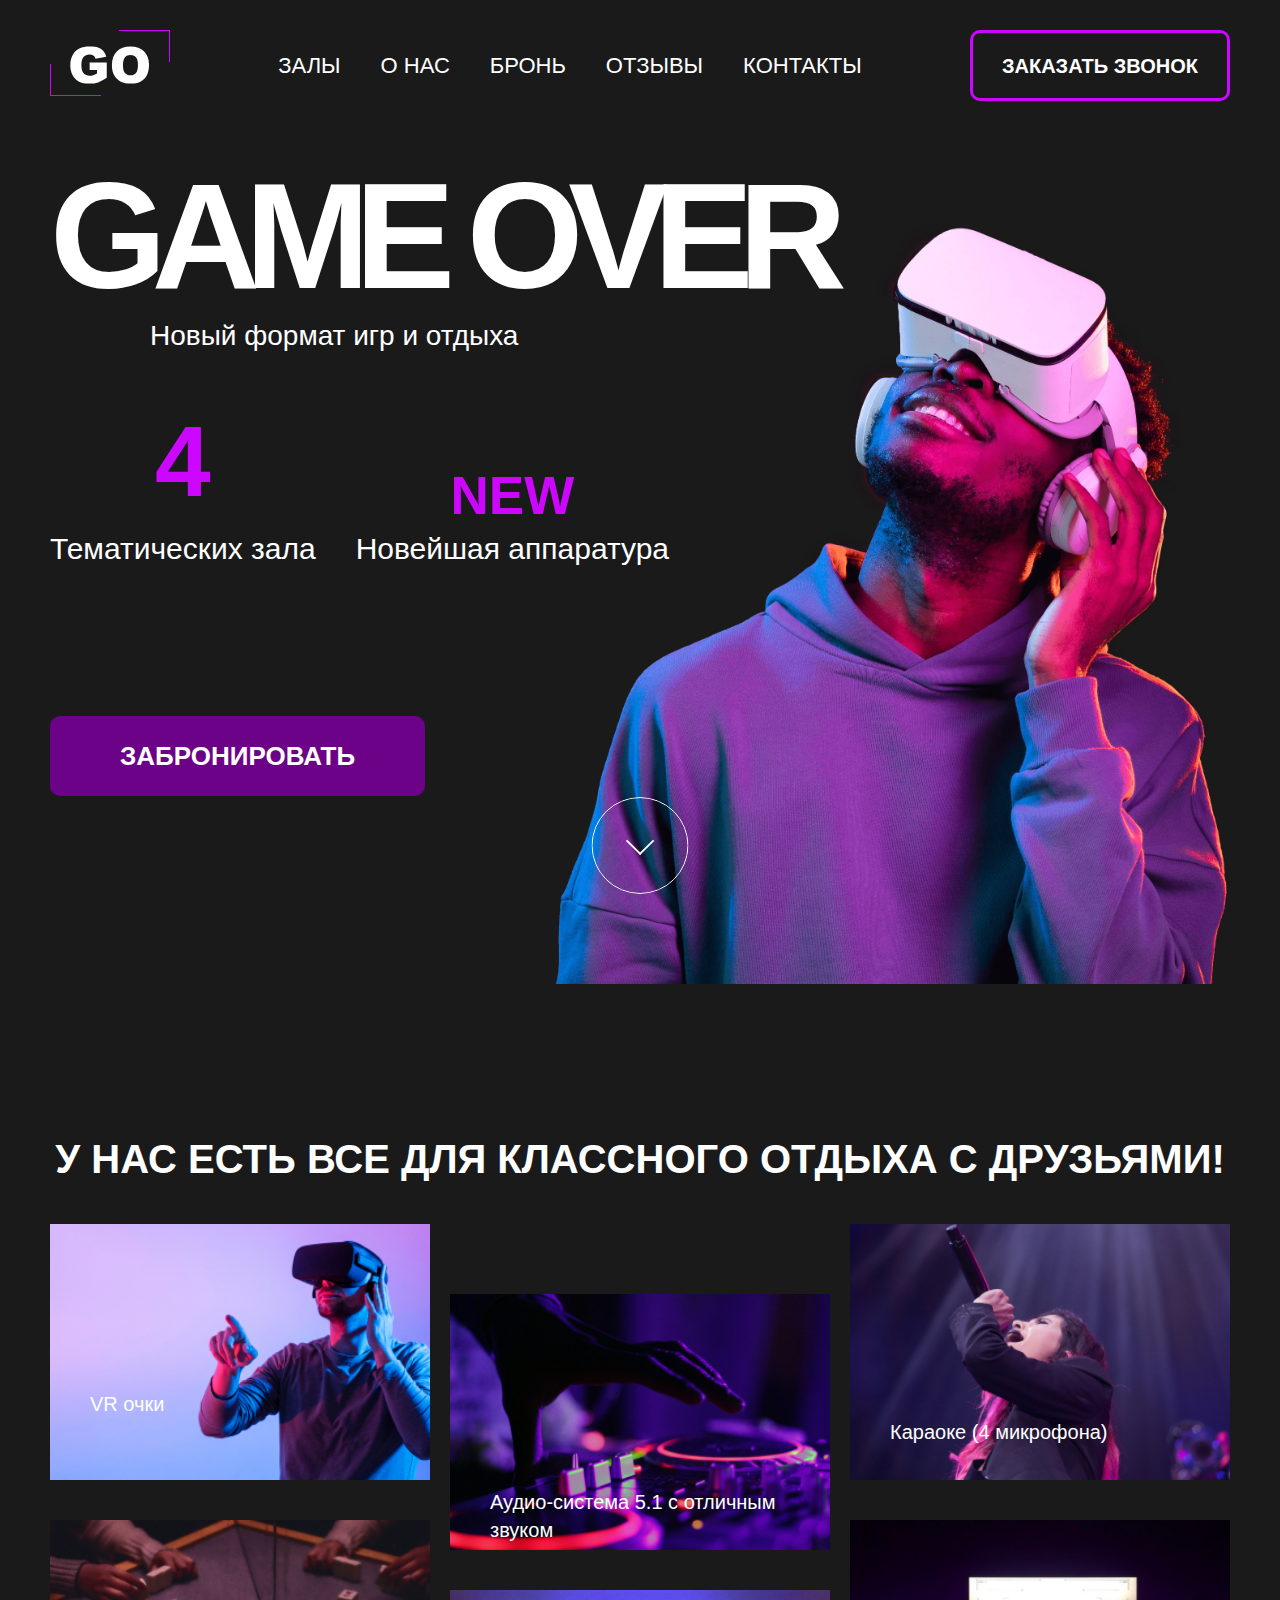
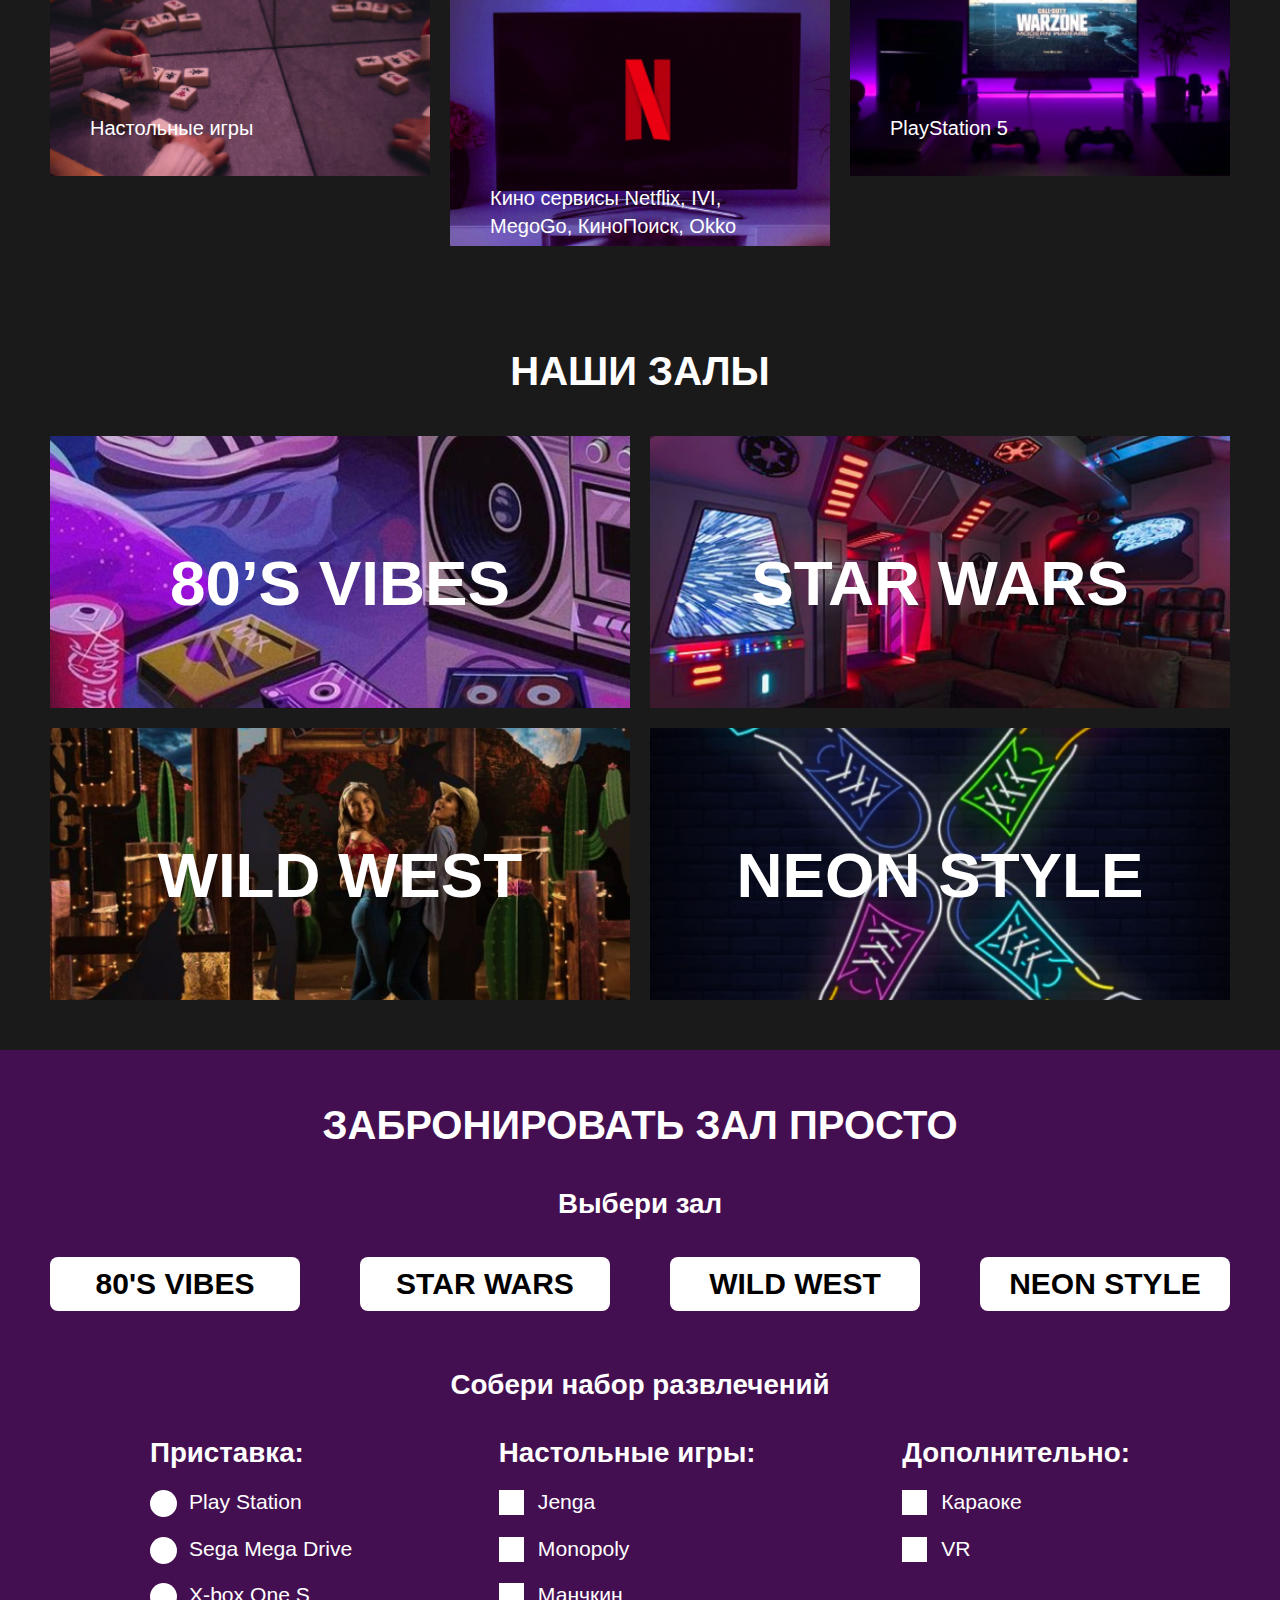
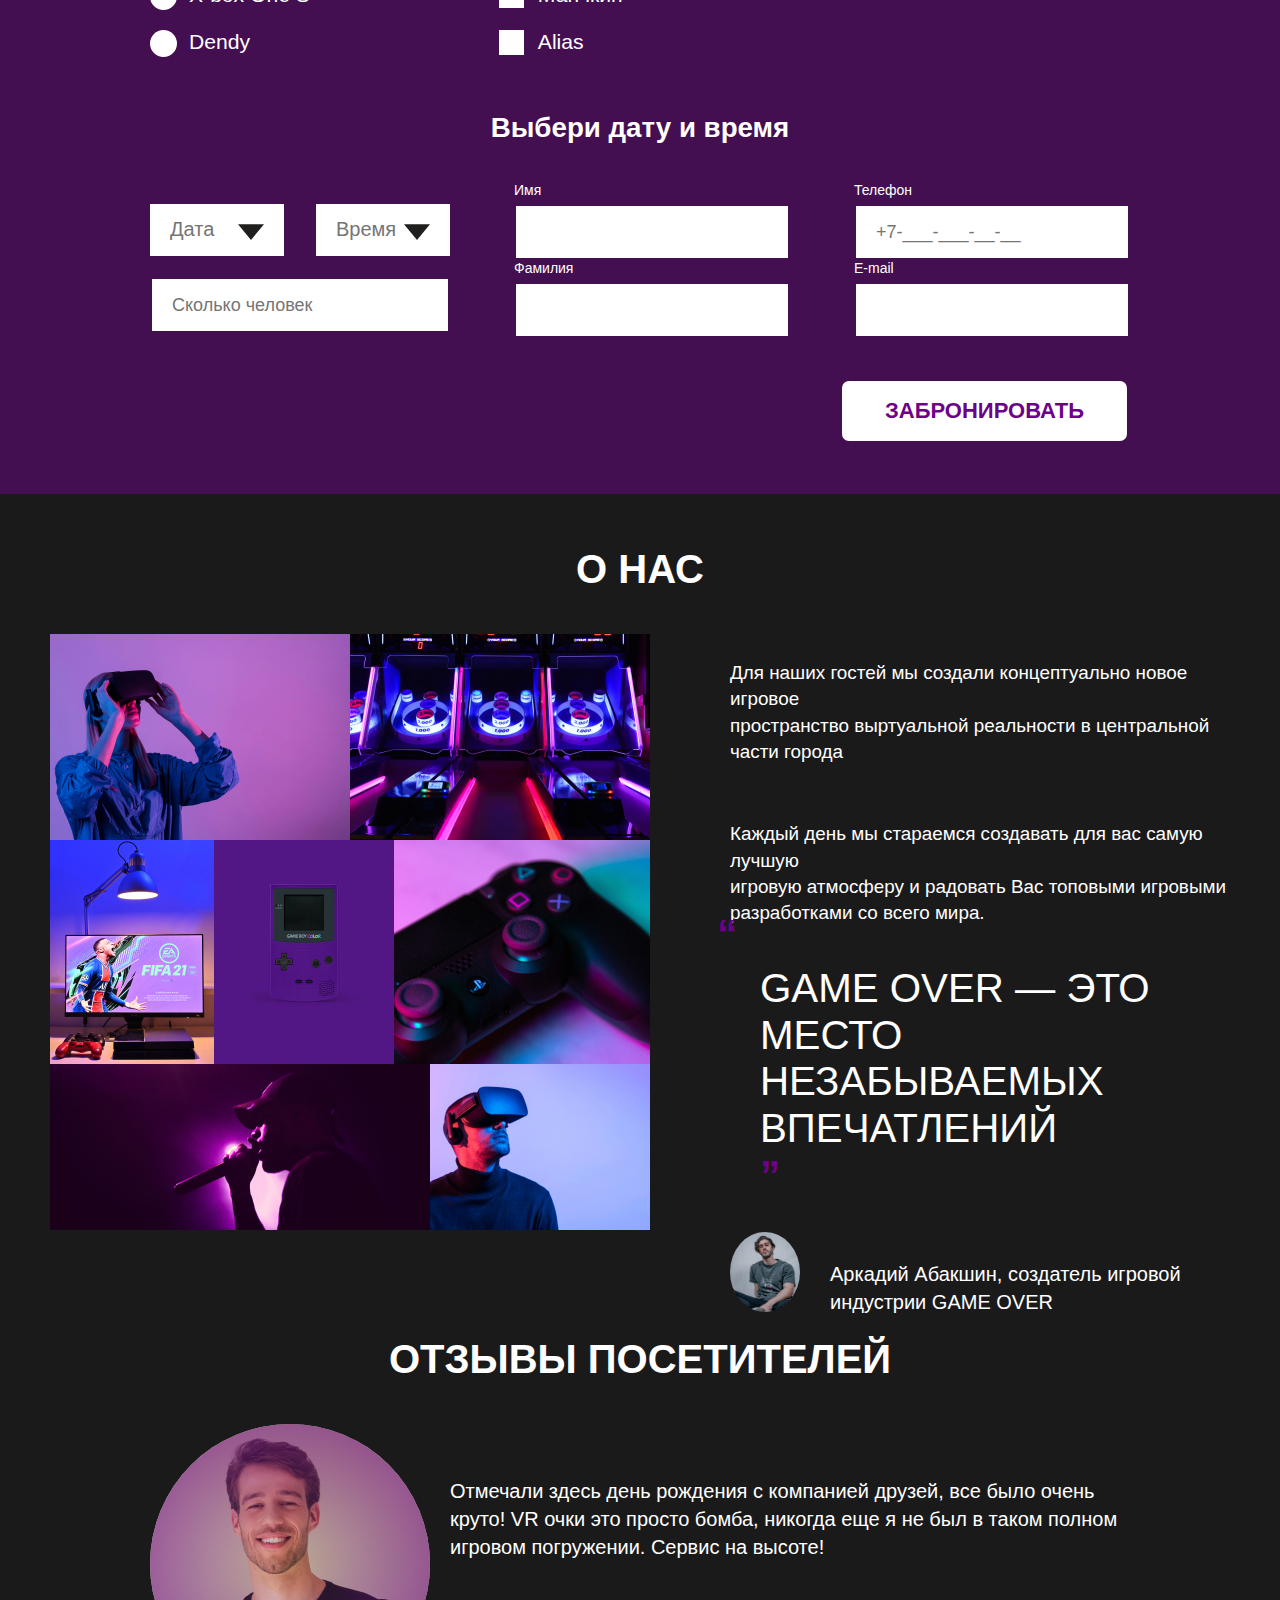
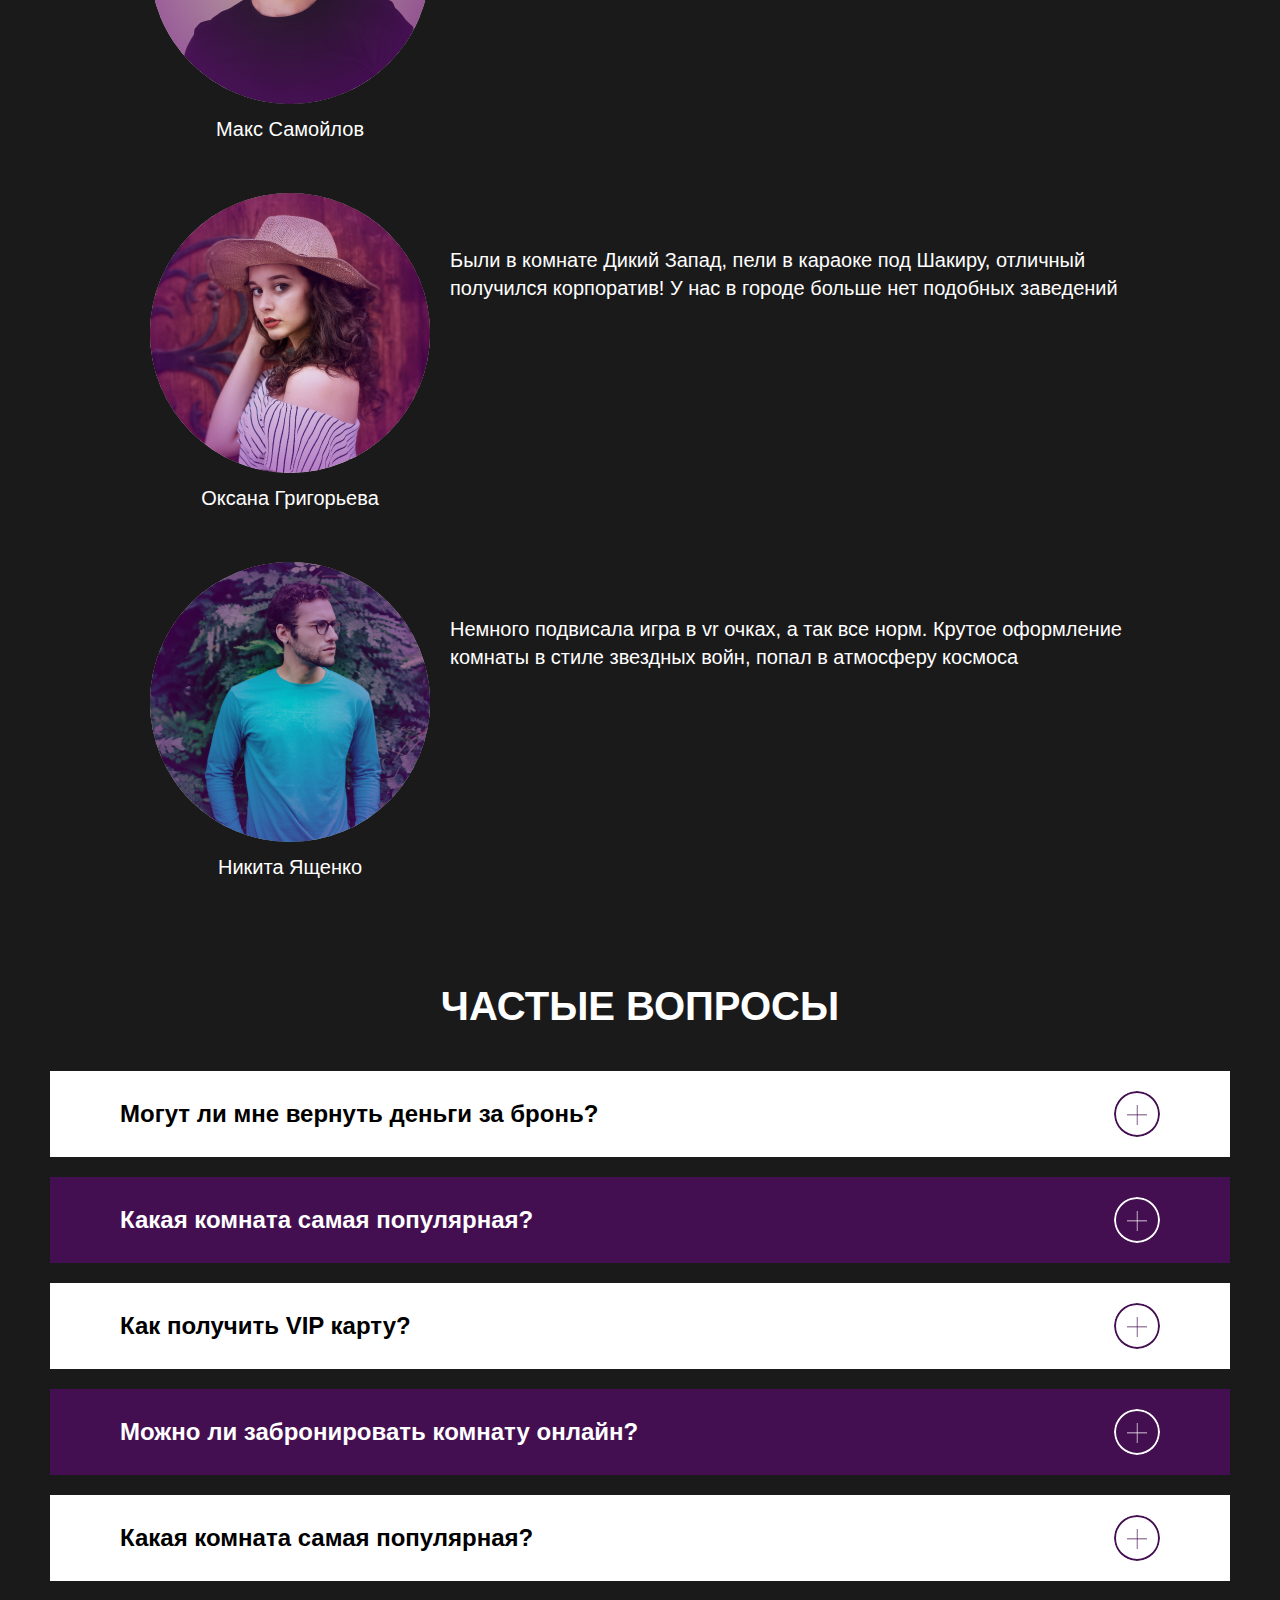
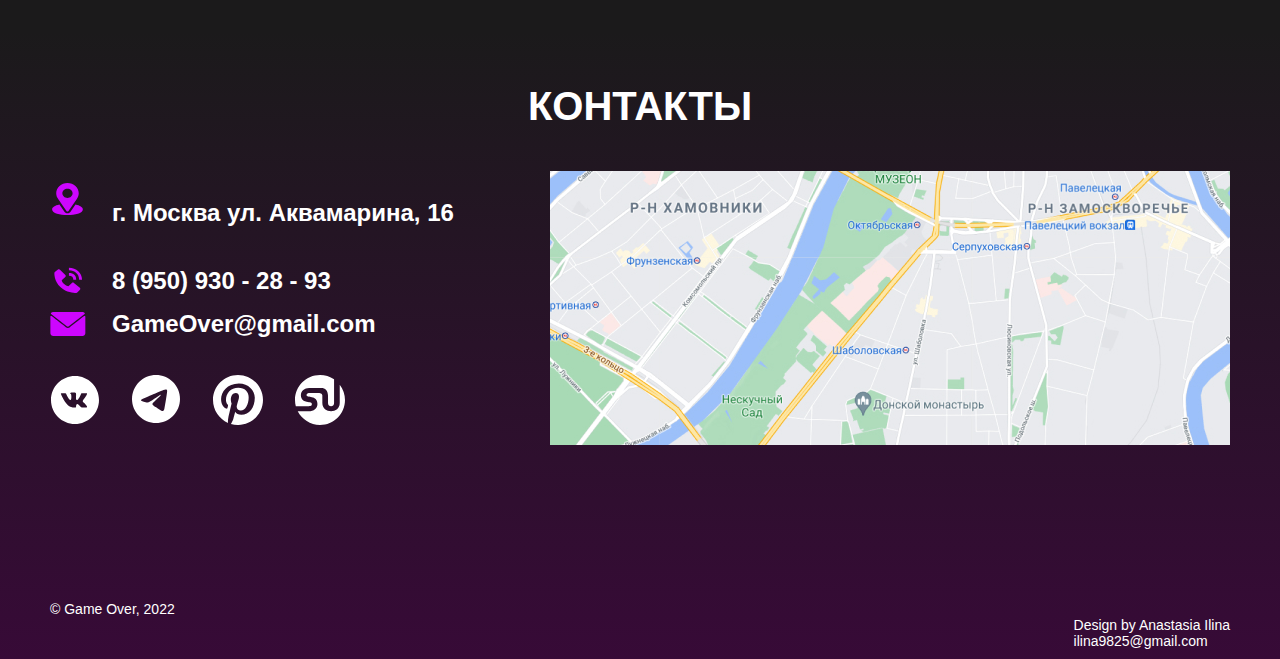
<file: index.html>
<!DOCTYPE html>
<html lang="ru">
  <head>
    <meta charset="UTF-8" />
    <meta name="viewport" content="width=device-width, initial-scale=1.0" />

    <link href="css/style.css" rel="stylesheet" />
    <title>GO</title>

    <link rel="icon" type="image/svg+xml" href="./images/favicon/logo.svg" />
    <link rel="icon" type="image/png" href="./images/favicon/logo.png" />

    <link
      type="image/x-icon"
      rel="shortcut icon"
      href="./images/favicon/favicon.ico"
    />
    <link
      type="image/png"
      sizes="16x16"
      rel="icon"
      href="./images/favicon/favicon-16x16.png"
    />
    <link
      type="image/png"
      sizes="32x32"
      rel="icon"
      href="./images/favicon/favicon-32x32.png"
    />
    <link
      type="image/png"
      sizes="96x96"
      rel="icon"
      href="./images/favicon/favicon-96x96.png"
    />
    <link
      type="image/png"
      sizes="120x120"
      rel="icon"
      href="./images/favicon/favicon-120x120.png"
    />
    <link
      type="image/png"
      sizes="192x192"
      rel="icon"
      href="./images/favicon/android-icon-192x192.png"
    />
    <link
      type="image/png"
      sizes="192x192"
      rel="icon"
      href="./images/favicon/android-icon-256x256.png"
    />

    <link
      sizes="57x57"
      rel="apple-touch-icon"
      href="./images/favicon/apple-touch-icon-57x57.png"
    />
    <link
      sizes="60x60"
      rel="apple-touch-icon"
      href="./images/favicon/apple-touch-icon-60x60.png"
    />
    <link
      sizes="72x72"
      rel="apple-touch-icon"
      href="./images/favicon/apple-touch-icon-72x72.png"
    />
    <link
      sizes="76x76"
      rel="apple-touch-icon"
      href="./images/favicon/apple-touch-icon-76x76.png"
    />
    <link
      sizes="114x114"
      rel="apple-touch-icon"
      href="./images/favicon/apple-touch-icon-114x114.png"
    />
    <link
      sizes="120x120"
      rel="apple-touch-icon"
      href="./images/favicon/apple-touch-icon-120x120.png"
    />
    <link
      sizes="144x144"
      rel="apple-touch-icon"
      href="./images/favicon/apple-touch-icon-144x144.png"
    />
    <link
      sizes="152x152"
      rel="apple-touch-icon"
      href="./images/favicon/apple-touch-icon-152x152.png"
    />
    <link
      sizes="180x180"
      rel="apple-touch-icon"
      href="./images/favicon/apple-touch-icon-180x180.png"
    />

    <link
      color="#e52037"
      rel="mask-icon"
      href="./images/favicon/safari-pinned-tab.svg"
    />
    <link rel="manifest" href="./images/favicon/site.webmanifest" />
  </head>

  <body>
    <div class="container">
      <header class="header">
        <button type="button" class="menu-burger">
          <img class="menu-burger" src="./images/icon/menu-burger.svg" alt="" />
        </button>
        <a class="header__logo" href="!#">
          <img class="header__img" src="images/favicon/logo.svg" alt="" />
        </a>
        <nav class="header__nav">
          <ul class="header__list">
            <li class="header__item">
              <a class="header__link" href="#halls">залы</a>
            </li>
            <li class="header__item">
              <a class="header__link" href="#about">О нас</a>
            </li>
            <li class="header__item">
              <a class="header__link" href="#booking">Бронь</a>
            </li>
            <li class="header__item">
              <a class="header__link" href="#comments">отзывы</a>
            </li>
            <li class="header__item">
              <a class="header__link" href="#contacts">Контакты</a>
            </li>
          </ul>
        </nav>
        <button type="button" class="header__button">Заказать звонок</button>
      </header>
    </div>

    <main>
      <section class="section prev">
        <div class="container prev__container">
          <img class="prev__img" src="./images/hall/prev.png" alt="" />
          <a class="prev__arrow-link" href="#price-list">
            <svg
              width="97"
              height="97"
              viewBox="0 0 97 97"
              fill="none"
              xmlns="http://www.w3.org/2000/svg"
            >
              <circle cx="48.5" cy="48.5" r="48" stroke="white" />
              <rect
                x="34.4255"
                y="43.9162"
                width="1.82001"
                height="20.0201"
                transform="rotate(-44.9975 34.4255 43.9162)"
                fill="currentColor"
              />
              <rect
                x="48.5807"
                y="58.0737"
                width="1.82001"
                height="20.0201"
                transform="rotate(-134.997 48.5807 58.0737)"
                fill="currentColor"
              />
            </svg>
          </a>
          <h1 class="prev__title">game over</h1>
          <p class="prev__subtitle">Новый формат игр и отдыха</p>
          <div class="prev-info">
            <div class="prev-info__item">
              <p class="prev-info__title prev-info__title_type_numeric">4</p>
              <p class="prev-info__text">Тематических зала</p>
            </div>
            <div class="prev-info__item">
              <p class="prev-info__title prev-info__title_type_text">new</p>
              <p class="prev-info__text">Новейшая аппаратура</p>
            </div>
          </div>
          <a class="button button_color_violet" href="#booking"
            >Забронировать</a
          >
        </div>
      </section>

      <section class="section price-list" id="price-list">
        <div class="container">
          <h2 class="section__title">
            У нас есть все для классного отдыха с друзьями!
          </h2>
          <ul class="price-list__list">
            <li class="price-list__item price-list__item_bg_vr">VR очки</li>
            <li class="price-list__item price-list__item_bg_audio">
              Аудио-система 5.1 с отличным звуком
            </li>
            <li class="price-list__item price-list__item_bg_karaoke">
              Караоке (4 микрофона)
            </li>
            <li class="price-list__item price-list__item_bg_game">
              Настольные игры
            </li>
            <li class="price-list__item price-list__item_bg_films">
              Кино сервисы Netflix, IVI, MegoGo, КиноПоиск, Okko
            </li>
            <li class="price-list__item price-list__item_bg_playStation">
              PlayStation 5
            </li>
          </ul>
        </div>
      </section>

      <section class="section halls" id="halls">
        <div class="container">
          <h2 class="section__title">наши залы</h2>
          <ul class="halls__list">
            <li class="halls__item halls__item_theme_vibes">
              <a class="halls__link" href="vibes.html" target="_blank"
                >80’s vibes</a
              >
            </li>
            <li class="halls__item halls__item_theme_starwars">
              <a class="halls__link" href="starwars.html" target="_blank"
                >Star wars</a
              >
            </li>
            <li class="halls__item halls__item_theme_wildwest">
              <a class="halls__link" href="wildwest.html" target="_blank"
                >Wild west</a
              >
            </li>
            <li class="halls__item halls__item_theme_neon">
              <a class="halls__link" href="neon.html" target="_blank"
                >Neon style</a
              >
            </li>
          </ul>
        </div>
      </section>

      <section class="section booking" id="booking">
        <div class="container">
          <h2 class="section__title">Забронировать зал просто</h2>
          <p class="booking__text">Выбери зал</p>
          <form
            class="booking__form"
            action="https://jsonplaceholder.typicode.com/posts"
            method="POST"
            name="booking"
          >
            <fieldset class="booking__fieldset">
              <label class="booking__label">80's vibes</label>
              <input
                class="booking__radio"
                type="radio"
                name="hall"
                value="80-vibes"
              />

              <label class="booking__label">star wars</label>
              <input
                class="booking__radio"
                type="radio"
                name="hall"
                value="star-wars"
              />

              <label class="booking__label">wild west</label>
              <input
                class="booking__radio"
                type="radio"
                name="hall"
                value="wild-west"
              />

              <label class="booking__label">neon style</label>
              <input
                class="booking__radio"
                type="radio"
                name="hall"
                value="neon-style"
              />
            </fieldset>

            <div class="booking-container">
              <fieldset class="entertainment">
                <legend class="booking__legend">
                  Собери набор развлечений
                </legend>
                <fieldset class="entertainment__fieldset">
                  <legend class="entertainment__legend">Приставка:</legend>
                  <label
                    class="entertainment__label entertainment__label_type_radio"
                  >
                    <input
                      class="entertainment__checkbox entertainment__checkbox_type_radio"
                      type="radio"
                      name="console"
                      value="play-Station"
                    />Play Station
                  </label>
                  <label
                    class="entertainment__label entertainment__label_type_radio"
                  >
                    <input
                      class="entertainment__checkbox entertainment__checkbox_type_radio"
                      type="radio"
                      name="console"
                      value="sega-Mega"
                    />Sega Mega Drive
                  </label>
                  <label
                    class="entertainment__label entertainment__label_type_radio"
                  >
                    <input
                      class="entertainment__checkbox entertainment__checkbox_type_radio"
                      type="radio"
                      name="console"
                      value="x-box"
                    />X-box One S
                  </label>
                  <label
                    class="entertainment__label entertainment__label_type_radio"
                  >
                    <input
                      class="entertainment__checkbox entertainment__checkbox_type_radio"
                      type="radio"
                      name="console"
                      value="dendy"
                    />Dendy
                  </label>
                </fieldset>

                <fieldset class="entertainment__fieldset">
                  <legend class="entertainment__legend">
                    Настольные игры:
                  </legend>
                  <label class="entertainment__label">
                    <input
                      class="entertainment__checkbox"
                      type="checkbox"
                      name="game"
                      value="jenga"
                    />Jenga
                  </label>

                  <label class="entertainment__label">
                    <input
                      class="entertainment__checkbox"
                      type="checkbox"
                      name="game"
                      value="monopoly"
                    />Monopoly
                  </label>

                  <label class="entertainment__label">
                    <input
                      class="entertainment__checkbox"
                      type="checkbox"
                      name="game"
                      value="munchkin"
                    />Манчкин
                  </label>

                  <label class="entertainment__label">
                    <input
                      class="entertainment__checkbox"
                      type="checkbox"
                      name="game"
                      value="alias"
                    />Alias
                  </label>
                </fieldset>

                <fieldset class="entertainment__fieldset">
                  <legend class="entertainment__legend">Дополнительно:</legend>
                  <label class="entertainment__label">
                    <input
                      class="entertainment__checkbox"
                      type="checkbox"
                      name="additionally"
                      value="Karaoke"
                    />Караоке
                  </label>

                  <label class="entertainment__label">
                    <input
                      class="entertainment__checkbox"
                      type="checkbox"
                      name="additionally"
                      value="VR"
                    />VR
                  </label>
                </fieldset>
              </fieldset>
              <fieldset class="info">
                <legend class="booking__legend">Выбери дату и время</legend>

                <div class="info__box">
                  <div class="info__fieldset">
                    <div class="info__date">
                      <input
                        class="info__date-input"
                        type="text"
                        placeholder="Дата"
                        onfocus="(this.type='date')"
                        id="date"
                        required
                      />
                      <label class="info__date-label" for="date"></label>

                      <label class="info__date-label"></label>
                      <input
                        class="info__date-input"
                        type="text"
                        placeholder="Время"
                        onfocus="(this.type='time')"
                        required
                      />
                    </div>
                    <div class="persons">
                      <!-- <label class="info__label info__label-persons" for="persons"></label> -->
                      <input
                        class="info__input"
                        type="text"
                        name="persons"
                        id="persons"
                        placeholder="Сколько человек"
                        required
                      />
                    </div>
                  </div>

                  <div class="info-name">
                    <div class="info-name__firstname">
                      <label
                        class="info__label info__label-name"
                        for="firstname"
                        >Имя</label
                      >
                      <input
                        class="info__input"
                        type="text"
                        name="firstname"
                        id="firstname"
                        required
                      />
                    </div>

                    <div class="info-name__surname">
                      <label
                        class="info__label info__label-surname"
                        for="surname"
                        >Фамилия</label
                      >
                      <input
                        class="info__input"
                        type="text"
                        name="surname"
                        id="surname"
                        required
                      />
                    </div>
                  </div>

                  <div class="contact">
                    <div class="contact-phone">
                      <label class="info__label info__label-phone" for="phone"
                        >Телефон</label
                      >
                      <input
                        class="info__input"
                        type="tel"
                        name="phone"
                        id="phone"
                        required
                        placeholder="+7-___-___-__-__"
                        pattern="^\+?[7-8]-?[0-9]{3}-?[0-9]{3}-?[0-9]{2}-?[0-9]{2}$"
                      />
                    </div>

                    <div class="contact-mail">
                      <label class="info__label info__label-mail" for="mail"
                        >E-mail</label
                      >
                      <input
                        class="info__input"
                        type="email"
                        name="mail"
                        id="mail"
                        required
                      />
                    </div>
                  </div>
                </div>
              </fieldset>

              <button class="button button_color_white" type="submit">
                Забронировать
              </button>
            </div>
          </form>
        </div>
      </section>

      <section class="section about" id="about">
        <div class="container">
          <h2 class="section__title about__title">О нас</h2>
          <div class="about__content">
            <img
              class="about__img"
              src="./images/about-img.jpg"
              alt="изображение залов"
            />
            <div class="about__content-text">
              <div class="about__text">
                <p class="about__paragraph">
                  Для наших гостей мы создали концептуально новое игровое
                  пространство выртуальной реальности в центральной части города
                </p>
                <p class="about__paragraph">
                  Каждый день мы стараемся создавать для вас самую лучшую
                  игровую атмосферу и радовать Вас топовыми игровыми
                  разработками со всего мира.
                </p>
              </div>
            </div>
            <blockquote class="blockquote">
              <p class="blockquote__paragraph">
                GAME OVER &mdash; это место незабываемых впечатлений
              </p>
              <div class="blockquote__author">
                <img class="blockquote__img" src="./images/boss.jpeg" alt="" />
                <p class="blockquote__author-paragraph">
                  Аркадий Абакшин, создатель игровой индустрии GAME OVER
                </p>
              </div>
            </blockquote>
          </div>
        </div>
      </section>

      <section class="section comments" id="comments">
        <div class="container container-comments">
          <h2 class="section__title">Отзывы посетителей</h2>

          <ul class="comments__list">
            <li class="comments__item">
              <article class="article" aria-label="Отзыв посетителя">
                <figure class="article__figure">
                  <div class="article__img-box">
                    <img
                      class="article__img"
                      src="./images/comments/maks.jpg"
                      alt="Аватар посетителя зала"
                    />
                  </div>
                  <figcaption class="article__figcaption">
                    Макс Самойлов
                  </figcaption>
                </figure>
                <p class="comments__text">
                  Отмечали здесь день рождения с компанией друзей, все было
                  очень круто! VR очки это просто бомба, никогда еще я не был в
                  таком полном игровом погружении. Сервис на высоте!
                </p>
              </article>
            </li>

            <li class="comments__item">
              <article class="article" aria-label="Отзыв посетителя">
                <figure class="article__figure">
                  <div class="article__img-box">
                    <img
                      class="article__img"
                      src="./images/comments/oksana.jpg"
                      alt="Аватар посетителя зала"
                    />
                  </div>
                  <figcaption class="article__figcaption">
                    Оксана Григорьева
                  </figcaption>
                </figure>
                <p class="comments__text">
                  Были в комнате Дикий Запад, пели в караоке под Шакиру,
                  отличный получился корпоратив! У нас в городе больше нет
                  подобных заведений
                </p>
              </article>
            </li>

            <li class="comments__item">
              <article class="article" aria-label="Отзыв посетителя">
                <figure class="article__figure">
                  <div class="article__img-box">
                    <img
                      class="article__img"
                      src="./images/comments/nikita.jpg"
                      alt="Аватар посетителя зала"
                    />
                  </div>
                  <figcaption class="article__figcaption">
                    Никита Ященко
                  </figcaption>
                </figure>
                <p class="comments__text">
                  Немного подвисала игра в vr очках, а так все норм. Крутое
                  оформление комнаты в стиле звездных войн, попал в атмосферу
                  космоса
                </p>
              </article>
            </li>
          </ul>
        </div>
      </section>

      <section class="section faq">
        <div class="container">
          <h2 class="section__title">Частые вопросы</h2>
          <ul class="faq__list">
            <li class="faq__item">
              <button
                type="button"
                class="faq__item-button faq__item-button_color_purple"
              >
                Могут ли мне вернуть деньги за бронь?
                <svg
                  class="faq__item-svg faq__item-svg_color_purple"
                  width="46"
                  height="46"
                  viewbox="0 0 46 46"
                  fill="none"
                  xmlns="http://www.w3.org/2000/svg"
                >
                  <path
                    class="path1"
                    d="M22.8306 14H23.5086V34H22.8306V14Z"
                    fill="currentColor"
                  />
                  <path
                    class="path2"
                    d="M13.0001 24.1695V23.4915H33.0001V24.1695H13.0001Z"
                    fill="currentColor"
                  />
                  <circle
                    cx="23.0001"
                    cy="23"
                    r="22"
                    stroke="#440F51"
                    stroke-width="2"
                  />
                </svg>
              </button>
              <div class="item__text-wrapper">
                <p class="item__text">
                  Lorem ipsum dolor sit amet consectetur adipisicing elit.
                  Repellendus placeat libero in et, maiores quam reiciendis,
                  soluta nobis voluptatem enim recusandae repudiandae earum
                  tempora quia quos asperiores eaque dicta assumenda! Lorem
                  ipsum dolor sit amet consectetur adipisicing elit. Repellendus
                  placeat libero in et, maiores quam reiciendis, soluta nobis
                  voluptatem enim recusandae repudiandae earum tempora quia quos
                  asperiores eaque dicta assumenda!
                </p>
              </div>
            </li>
            <li class="faq__item">
              <button
                type="button"
                class="faq__item-button faq__item-button_color_white"
              >
                Какая комната самая популярная?
                <svg
                  class="faq__item-svg faq__item-svg_color_white"
                  fill="none"
                  viewBox="0 0 46 46"
                  xmlns="http://www.w3.org/2000/svg"
                >
                  <path
                    class="path1"
                    d="m22.831 14h0.678v20h-0.678v-20z"
                    fill="currentColor"
                  />
                  <path
                    d="m13 24.17v-0.678h20v0.678h-20z"
                    fill="currentColor"
                  />
                  <circle
                    cx="23"
                    cy="23"
                    r="22"
                    stroke="#fff"
                    stroke-width="2"
                  />
                </svg>
              </button>
              <div class="item__text-wrapper">
                <p class="item__text">
                  Lorem ipsum dolor sit amet consectetur adipisicing elit.
                  Repellendus placeat libero in et, maiores quam reiciendis,
                  soluta nobis voluptatem enim recusandae repudiandae earum
                  tempora quia quos asperiores eaque dicta assumenda! Lorem
                  ipsum dolor sit amet consectetur adipisicing elit. Repellendus
                  placeat libero in et, maiores quam reiciendis, soluta nobis
                  voluptatem enim recusandae repudiandae earum tempora quia quos
                  asperiores eaque dicta assumenda!
                </p>
              </div>
            </li>
            <li class="faq__item">
              <button type="button" class="faq__item-button">
                Как получить VIP карту?
                <svg
                  class="faq__item-svg faq__item-svg_color_purple"
                  width="46"
                  height="46"
                  viewbox="0 0 46 46"
                  fill="none"
                  xmlns="http://www.w3.org/2000/svg"
                >
                  <path
                    class="path1"
                    d="M22.8306 14H23.5086V34H22.8306V14Z"
                    fill="currentColor"
                  />
                  <path
                    class="path2"
                    d="M13.0001 24.1695V23.4915H33.0001V24.1695H13.0001Z"
                    fill="currentColor"
                  />
                  <circle
                    cx="23.0001"
                    cy="23"
                    r="22"
                    stroke="#440F51"
                    stroke-width="2"
                  />
                </svg>
              </button>
              <div class="item__text-wrapper">
                <p class="item__text">
                  Lorem ipsum dolor sit amet consectetur adipisicing elit.
                  Repellendus placeat libero in et, maiores quam reiciendis,
                  soluta nobis voluptatem enim recusandae repudiandae earum
                  tempora quia quos asperiores eaque dicta assumenda! Lorem
                  ipsum dolor sit amet consectetur adipisicing elit. Repellendus
                  placeat libero in et, maiores quam reiciendis, soluta nobis
                  voluptatem enim recusandae repudiandae earum tempora quia quos
                  asperiores eaque dicta assumenda! placeat libero in et,
                  maiores quam reiciendis, soluta nobis voluptatem enim
                  recusandae repudiandae earum tempora quia quos asperiores
                  eaque dicta assumenda!
                </p>
              </div>
            </li>
            <li class="faq__item">
              <button
                type="button"
                class="faq__item-button faq__item-button_color_white"
              >
                Можно ли забронировать комнату онлайн?
                <svg
                  class="faq__item-svg faq__item-svg_color_white"
                  fill="none"
                  viewBox="0 0 46 46"
                  xmlns="http://www.w3.org/2000/svg"
                >
                  <path
                    class="path1"
                    d="m22.831 14h0.678v20h-0.678v-20z"
                    fill="currentColor"
                  />
                  <path
                    d="m13 24.17v-0.678h20v0.678h-20z"
                    fill="currentColor"
                  />
                  <circle
                    cx="23"
                    cy="23"
                    r="22"
                    stroke="#fff"
                    stroke-width="2"
                  />
                </svg>
              </button>
              <div class="item__text-wrapper">
                <p class="item__text">
                  Lorem ipsum dolor sit amet consectetur adipisicing elit.
                  Repellendus placeat libero in et, maiores quam reiciendis,
                  soluta nobis voluptatem enim recusandae repudiandae earum
                  tempora quia quos asperiores eaque dicta assumenda! Lorem
                  ipsum dolor sit amet consectetur adipisicing elit. Repellendus
                  placeat libero in et, maiores quam reiciendis, soluta nobis
                  voluptatem enim recusandae repudiandae earum tempora quia quos
                  asperiores eaque dicta assumenda!
                </p>
              </div>
            </li>
            <li class="faq__item">
              <button type="button" class="faq__item-button">
                Какая комната самая популярная?
                <svg
                  class="faq__item-svg faq__item-svg_color_purple"
                  width="46"
                  height="46"
                  viewbox="0 0 46 46"
                  fill="none"
                  xmlns="http://www.w3.org/2000/svg"
                >
                  <path
                    class="path1"
                    d="M22.8306 14H23.5086V34H22.8306V14Z"
                    fill="currentColor"
                  />
                  <path
                    class="path2"
                    d="M13.0001 24.1695V23.4915H33.0001V24.1695H13.0001Z"
                    fill="currentColor"
                  />
                  <circle
                    cx="23.0001"
                    cy="23"
                    r="22"
                    stroke="#440F51"
                    stroke-width="2"
                  />
                </svg>
              </button>
              <div class="item__text-wrapper">
                <p class="item__text">
                  Lorem ipsum dolor sit amet consectetur adipisicing elit.
                  Repellendus placeat libero in et, maiores quam reiciendis,
                  soluta nobis voluptatem enim recusandae repudiandae earum
                  tempora quia quos asperiores eaque dicta assumenda! Lorem
                  ipsum dolor sit amet consectetur adipisicing elit. Repellendus
                  placeat libero in et, maiores quam reiciendis, soluta nobis
                  voluptatem enim recusandae repudiandae earum tempora quia quos
                  asperiores eaque dicta assumenda!
                </p>
              </div>
            </li>
          </ul>
        </div>
      </section>
    </main>
    <footer class="section footer">
      <div class="container">
        <h2 class="section__title">контакты</h2>
        <div class="contacts" id="contacts">
          <div class="contacts__box">
            <address class="address">
              <p class="address__text address__text_location">
                г. Москва ул. Аквамарина, 16
              </p>
              <a
                class="address__text address__text_phone link"
                href="tel:89509302893"
                >8 (950) 930 - 28 - 93</a
              >
              <a
                class="address__text address__text_mail link"
                href="mailto:gameover@gmail.com"
                >GameOver@gmail.com</a
              >
            </address>
            <nav class="footer__social">
              <ul class="footer__social-list">
                <li class="footer__social-item">
                  <a
                    class="footer__social-link"
                    target="_blank"
                    href="https://vk.com/feed"
                  >
                    <svg
                      width="50"
                      height="50"
                      viewBox="0 0 50 50"
                      fill="currentColor"
                      xmlns="http://www.w3.org/2000/svg"
                    >
                      <path
                        d="M24.9999 1C11.7449 1 0.999878 11.745 0.999878 25C0.999878 38.255 11.7449 49 24.9999 49C38.2549 49 48.9999 38.255 48.9999 25C48.9999 11.745 38.2549 1 24.9999 1ZM34.2299 28.0775C34.2299 28.0775 36.3524 30.1725 36.8749 31.145C36.8899 31.165 36.8974 31.185 36.9024 31.195C37.1149 31.5525 37.1649 31.83 37.0599 32.0375C36.8849 32.3825 36.2849 32.5525 36.0799 32.5675H32.3299C32.0699 32.5675 31.5249 32.5 30.8649 32.045C30.3574 31.69 29.8574 31.1075 29.3699 30.54C28.6424 29.695 28.0124 28.965 27.3774 28.965C27.2967 28.9649 27.2166 28.9775 27.1399 29.0025C26.6599 29.1575 26.0449 29.8425 26.0449 31.6675C26.0449 32.2375 25.5949 32.565 25.2774 32.565H23.5599C22.9749 32.565 19.9274 32.36 17.2274 29.5125C13.9224 26.025 10.9474 19.03 10.9224 18.965C10.7349 18.5125 11.1224 18.27 11.5449 18.27H15.3324C15.8374 18.27 16.0024 18.5775 16.1174 18.85C16.2524 19.1675 16.7474 20.43 17.5599 21.85C18.8774 24.165 19.6849 25.105 20.3324 25.105C20.4538 25.1036 20.573 25.0727 20.6799 25.015C21.5249 24.545 21.3674 21.5325 21.3299 20.9075C21.3299 20.79 21.3274 19.56 20.8949 18.97C20.5849 18.5425 20.0574 18.38 19.7374 18.32C19.8669 18.1413 20.0375 17.9964 20.2349 17.8975C20.8149 17.6075 21.8599 17.565 22.8974 17.565H23.4749C24.5999 17.58 24.8899 17.6525 25.2974 17.755C26.1224 17.9525 26.1399 18.485 26.0674 20.3075C26.0449 20.825 26.0224 21.41 26.0224 22.1C26.0224 22.25 26.0149 22.41 26.0149 22.58C25.9899 23.5075 25.9599 24.56 26.6149 24.9925C26.7003 25.0461 26.799 25.0746 26.8999 25.075C27.1274 25.075 27.8124 25.075 29.6674 21.8925C30.2395 20.8681 30.7366 19.8037 31.1549 18.7075C31.1924 18.6425 31.3024 18.4425 31.4324 18.365C31.5283 18.3161 31.6347 18.2912 31.7424 18.2925H36.1949C36.6799 18.2925 37.0124 18.365 37.0749 18.5525C37.1849 18.85 37.0549 19.7575 35.0224 22.51L34.1149 23.7075C32.2724 26.1225 32.2724 26.245 34.2299 28.0775Z"
                      />
                    </svg>
                  </a>
                </li>

                <li class="footer__social-item">
                  <a
                    class="footer__social-link"
                    target="_blank"
                    href="https://web.telegram.org/k/"
                  >
                    <svg
                      width="50"
                      height="50"
                      viewBox="0 0 50 50"
                      fill="currentColor"
                      xmlns="http://www.w3.org/2000/svg"
                    >
                      <g clip-path="url(#clip0_2212_5)">
                        <path
                          d="M47.9999 24C47.9999 30.3652 45.4713 36.4697 40.9704 40.9706C36.4696 45.4714 30.3651 48 23.9999 48C17.6347 48 11.5302 45.4714 7.02932 40.9706C2.52844 36.4697 -0.00012207 30.3652 -0.00012207 24C-0.00012207 17.6348 2.52844 11.5303 7.02932 7.02944C11.5302 2.52856 17.6347 0 23.9999 0C30.3651 0 36.4696 2.52856 40.9704 7.02944C45.4713 11.5303 47.9999 17.6348 47.9999 24ZM24.8609 17.718C22.5269 18.69 17.8589 20.7 10.8629 23.748C9.72888 24.198 9.13188 24.642 9.07788 25.074C8.98788 25.803 9.90288 26.091 11.1479 26.484L11.6729 26.649C12.8969 27.048 14.5469 27.513 15.4019 27.531C16.1819 27.549 17.0489 27.231 18.0059 26.571C24.5429 22.158 27.9179 19.929 28.1279 19.881C28.2779 19.845 28.4879 19.803 28.6259 19.929C28.7669 20.052 28.7519 20.289 28.7369 20.352C28.6469 20.739 25.0559 24.075 23.1989 25.803C22.6199 26.343 22.2089 26.724 22.1249 26.811C21.9399 27 21.7519 27.1861 21.5609 27.369C20.4209 28.467 19.5689 29.289 21.6059 30.633C22.5869 31.281 23.3729 31.812 24.1559 32.346C25.0079 32.928 25.8599 33.507 26.9639 34.233C27.2429 34.413 27.5129 34.608 27.7739 34.794C28.7669 35.502 29.6639 36.138 30.7649 36.036C31.4069 35.976 32.0699 35.376 32.4059 33.576C33.2009 29.325 34.7639 20.118 35.1239 16.323C35.1458 16.0075 35.1328 15.6906 35.0849 15.378C35.0566 15.1258 34.9346 14.8934 34.7429 14.727C34.4699 14.5386 34.1445 14.4409 33.8129 14.448C32.9129 14.463 31.5239 14.946 24.8609 17.718Z"
                        />
                      </g>
                      <defs>
                        <clipPath id="clip0_2212_5">
                          <rect width="50" height="50" />
                        </clipPath>
                      </defs>
                    </svg>
                  </a>
                </li>

                <li class="footer__social-item">
                  <a
                    class="footer__social-link"
                    target="_blank"
                    href="https://ru.pinterest.com/"
                  >
                    <svg
                      width="50"
                      height="50"
                      viewBox="0 0 50 50"
                      fill="currentColor"
                      xmlns="http://www.w3.org/2000/svg"
                    >
                      <g clip-path="url(#clip0_2212_8)">
                        <path
                          d="M25.0005 0C11.1947 0 -0.000152588 11.1936 -0.000152588 25.0006C-0.000152588 35.2378 6.15562 44.0314 14.9646 47.8981C14.8941 46.1526 14.9511 44.0558 15.3998 42.159C15.8806 40.1282 18.6165 28.5359 18.6165 28.5359C18.6165 28.5359 17.8178 26.9397 17.8178 24.5808C17.8178 20.8763 19.9652 18.1077 22.6383 18.1077C24.912 18.1077 26.0107 19.8154 26.0107 21.8609C26.0107 24.1468 24.5537 27.5635 23.8037 30.7327C23.1768 33.3859 25.1338 35.5481 27.7498 35.5481C32.4864 35.5481 35.6761 29.4647 35.6761 22.2558C35.6761 16.7782 31.9864 12.6769 25.2742 12.6769C17.6902 12.6769 12.9659 18.3321 12.9659 24.6487C12.9659 26.8282 13.6082 28.3635 14.6146 29.5513C15.0768 30.0981 15.1409 30.318 14.9736 30.9462C14.8537 31.4058 14.5781 32.5128 14.4646 32.9519C14.2986 33.5853 13.7857 33.8109 13.2127 33.5776C9.71972 32.1513 8.0928 28.3263 8.0928 24.0263C8.0928 16.9237 14.0819 8.40898 25.9601 8.40898C35.5056 8.40898 41.7877 15.316 41.7877 22.732C41.7877 32.5378 36.3351 39.8647 28.2979 39.8647C25.5998 39.8647 23.0607 38.4051 22.1909 36.7487C22.1909 36.7487 20.7396 42.5077 20.4325 43.6218C19.9024 45.5494 18.8646 47.4763 17.9159 48.9769C20.2162 49.6571 22.6024 50.0025 25.0011 50.0026C38.8063 50.0013 49.9998 38.8071 49.9998 25.0006C49.9998 11.1936 38.8063 0 25.0005 0Z"
                        />
                      </g>
                      <defs>
                        <clipPath id="clip0_2212_8">
                          <rect width="50" height="50" />
                        </clipPath>
                      </defs>
                    </svg>
                  </a>
                </li>

                <li class="footer__social-item">
                  <a
                    class="footer__social-link"
                    target="_blank"
                    href="http://www.stumbleupon.com/"
                  >
                    <svg
                      width="50"
                      height="50"
                      viewBox="0 0 50 50"
                      fill="currentColor"
                      xmlns="http://www.w3.org/2000/svg"
                    >
                      <g clip-path="url(#clip0_2212_10)">
                        <path
                          fill-rule="evenodd"
                          clip-rule="evenodd"
                          d="M44.7441 9.66919C48.1583 14.0494 50.0085 19.4463 49.9999 24.9999C49.9999 38.8051 38.805 49.9999 25.0006 49.9999C15.2871 49.9999 6.86597 44.4576 2.72751 36.3647H13.6237C18.816 36.3647 22.4429 33.566 22.4429 29.0923C22.4429 19.6108 11.5051 23.4737 11.5051 20.1089C11.5051 18.4878 12.8057 17.898 15.1858 17.898H22.7692C24.8711 17.898 27.3435 18.275 27.3435 20.5685V28.1243C27.3435 33.5955 31.6159 36.364 36.0441 36.364C40.548 36.364 44.7435 33.5955 44.7435 28.1243V9.66919H44.7441Z"
                        />
                        <path
                          fill-rule="evenodd"
                          clip-rule="evenodd"
                          d="M25.0005 2.43241e-05C30.0173 -0.00698868 34.919 1.50262 39.0626 4.33079V28.3013C39.0626 29.9628 37.7037 31.3224 36.0447 31.3224C34.3838 31.3224 33.0261 29.9628 33.0261 28.3013V21.1186C33.0261 15.3846 30.1242 12.9994 26.3447 12.9994H14.0441C9.59088 12.9994 5.89665 15.834 5.89665 20.3289C5.89665 22.6289 6.8819 25.9994 11.5415 26.8353C15.337 27.5186 16.8351 27.3199 16.8351 29.3506C16.8351 31.3224 14.6261 31.3224 11.7101 31.3224H0.808189C0.269676 29.2582 -0.0019826 27.1334 -0.000143311 25C-0.000143311 11.1981 11.196 2.43241e-05 25.0005 2.43241e-05Z"
                        />
                      </g>
                      <defs>
                        <clipPath id="clip0_2212_10">
                          <rect width="50" height="50" fill="white" />
                        </clipPath>
                      </defs>
                    </svg>
                  </a>
                </li>
              </ul>
            </nav>
          </div>
          <img class="footer__map" src="./images/map.jpg" alt="" />
        </div>
        <div class="copyright">
          <p class="copyright__text">© Game Over, 2022</p>
          <p class="copyright__text">
            Design by Anastasia Ilina
            <a class="copyright__mail" href="mailto:ilina9825@gmail.com"
              >ilina9825@gmail.com</a
            >
          </p>
        </div>
      </div>
    </footer>

    <div class="mobile-menu">
      <ul class="mobile-menu__list">
        <li class="mobile-menu__item">залы</li>
        <li class="mobile-menu__item">О нас</li>
        <li class="mobile-menu__item">Бронь</li>
        <li class="mobile-menu__item">отзывы</li>
        <li class="mobile-menu__item">Контакты</li>
      </ul>
    </div>
    <script type="module" src="js/main.js"></script>
  </body>
</html>
</file>
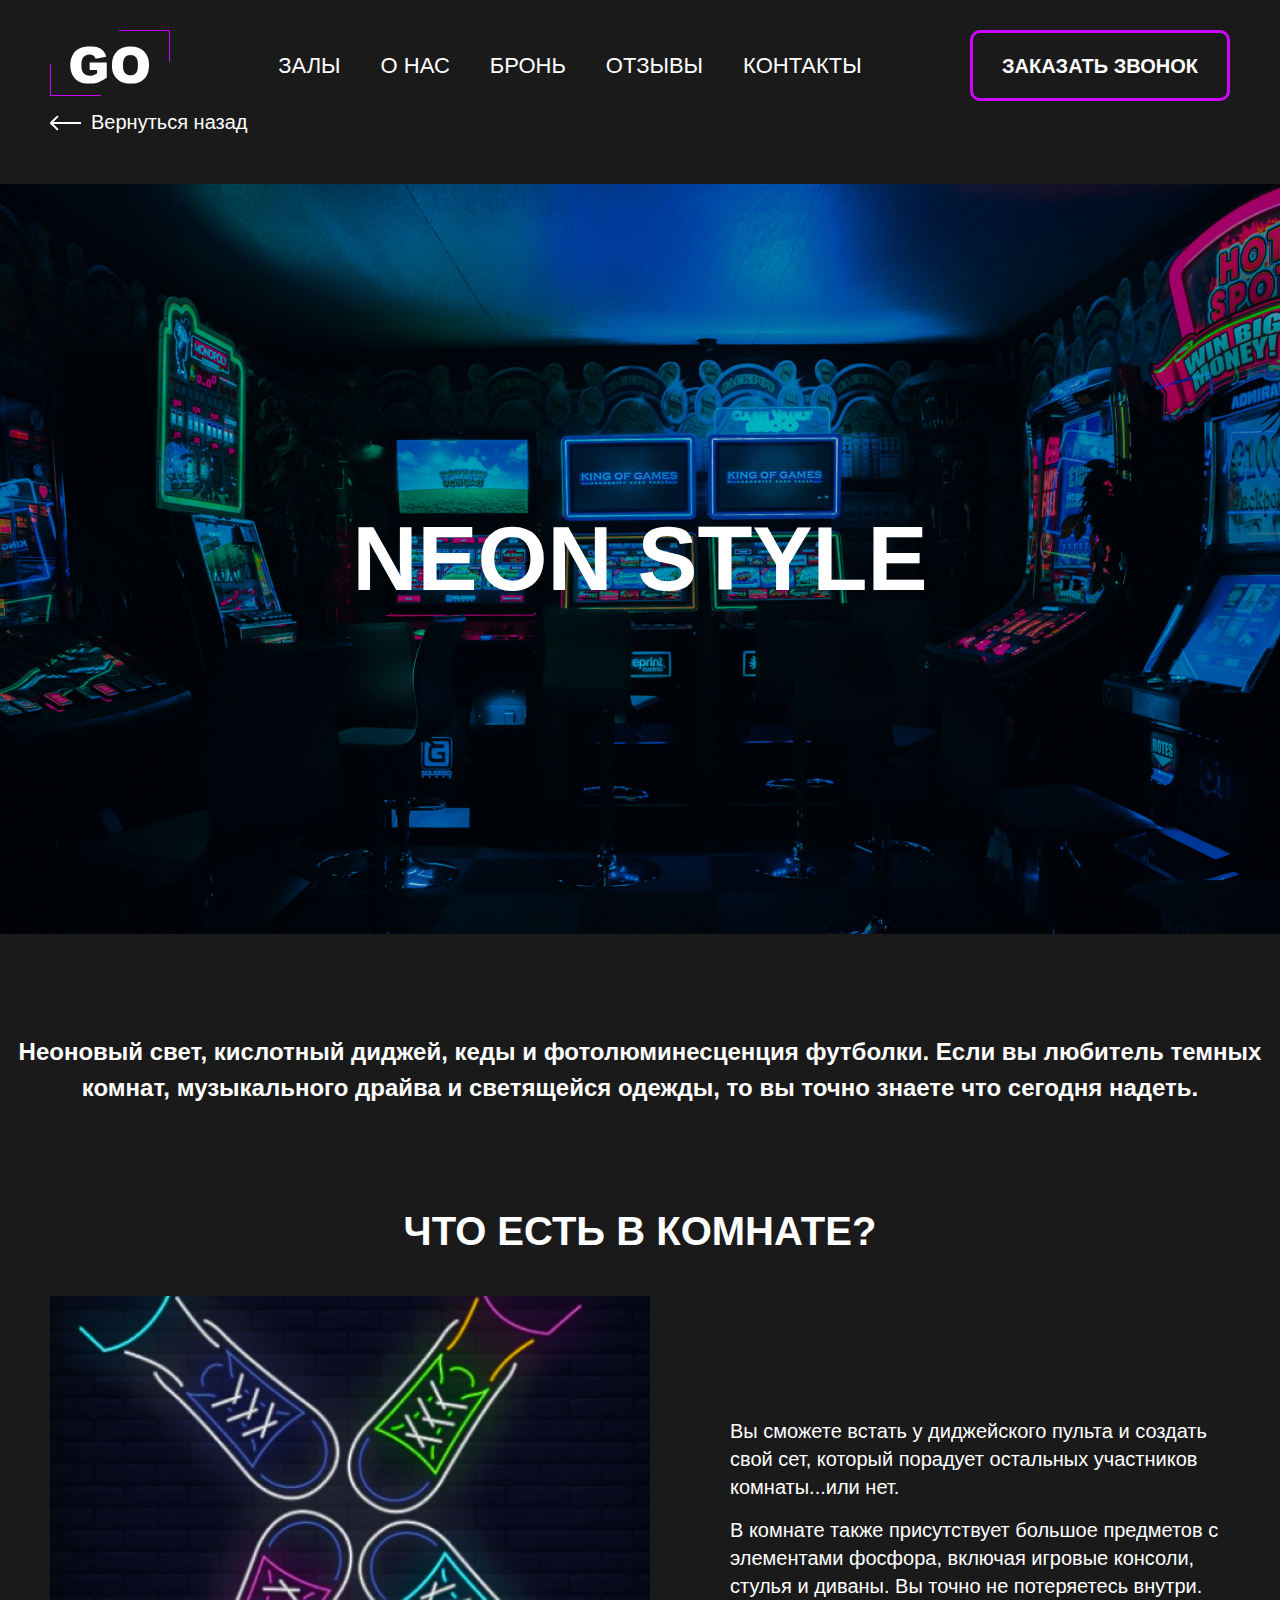
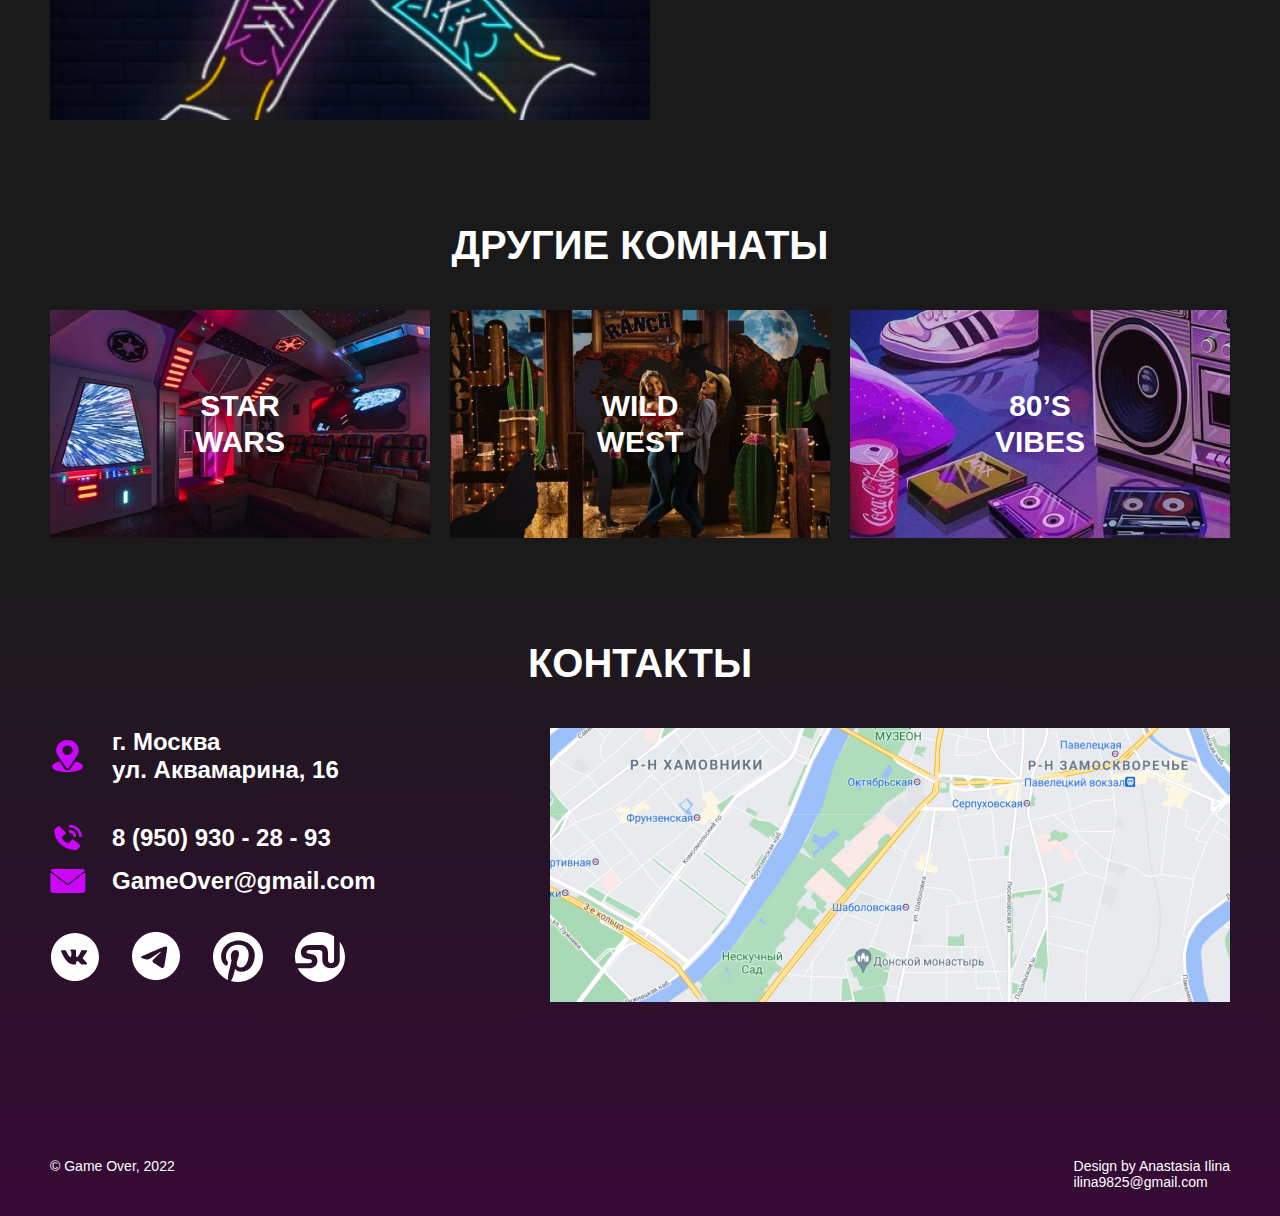
<file: neon.html>
<!DOCTYPE html>
<html lang="ru">

<head>
  <meta charset="UTF-8">
  <meta name="viewport" content="width=device-width, initial-scale=1.0">

  <link href="css/style.css" rel="stylesheet">
  <title>GO</title>

  <link rel="icon" type="image/svg+xml" href="./images/favicon/logo.svg">
  <link rel="icon" type="image/png" href="./images/favicon/logo.png">

  <link type="image/x-icon" rel="shortcut icon" href="./images/favicon/favicon.ico">
  <link type="image/png" sizes="16x16" rel="icon" href="./images/favicon/favicon-16x16.png">
  <link type="image/png" sizes="32x32" rel="icon" href="./images/favicon/favicon-32x32.png">
  <link type="image/png" sizes="96x96" rel="icon" href="./images/favicon/favicon-96x96.png">
  <link type="image/png" sizes="120x120" rel="icon" href="./images/favicon/favicon-120x120.png">
  <link type="image/png" sizes="192x192" rel="icon" href="./images/favicon/android-icon-192x192.png">
  <link type="image/png" sizes="192x192" rel="icon" href="./images/favicon/android-icon-256x256.png">

  <link sizes="57x57" rel="apple-touch-icon" href="./images/favicon/apple-touch-icon-57x57.png">
  <link sizes="60x60" rel="apple-touch-icon" href="./images/favicon/apple-touch-icon-60x60.png">
  <link sizes="72x72" rel="apple-touch-icon" href="./images/favicon/apple-touch-icon-72x72.png">
  <link sizes="76x76" rel="apple-touch-icon" href="./images/favicon/apple-touch-icon-76x76.png">
  <link sizes="114x114" rel="apple-touch-icon" href="./images/favicon/apple-touch-icon-114x114.png">
  <link sizes="120x120" rel="apple-touch-icon" href="./images/favicon/apple-touch-icon-120x120.png">
  <link sizes="144x144" rel="apple-touch-icon" href="./images/favicon/apple-touch-icon-144x144.png">
  <link sizes="152x152" rel="apple-touch-icon" href="./images/favicon/apple-touch-icon-152x152.png">
  <link sizes="180x180" rel="apple-touch-icon" href="./images/favicon/apple-touch-icon-180x180.png">

  <link color="#e52037" rel="mask-icon" href="./images/favicon/safari-pinned-tab.svg">
  <link rel="manifest" href="./images/favicon/site.webmanifest">
</head>

<body>

  <div class="container">
    <header class="header">
      <button type="button" class="menu-burger">
        <img class="menu-burger" src="./images/icon/menu-burger.svg" alt="">
      </button>
      <a class="header__logo" href="!#">
        <img class="header__img" src="images/favicon/logo.svg" alt="">
      </a>
      <nav class="header__nav">
        <ul class="header__list">
          <li class="header__item">
            <a class="header__link" href="#halls">залы</a>
          </li>
          <li class="header__item">
            <a class="header__link" href="#about">О нас</a>
          </li>
          <li class="header__item">
            <a class="header__link" href="#booking">Бронь</a>
          </li>
          <li class="header__item">
            <a class="header__link" href="#comments">отзывы</a>
          </li>
          <li class="header__item">
            <a class="header__link" href="#contacts">Контакты</a>
          </li>
        </ul>
      </nav>
      <button type="button" class="header__button">Заказать звонок</button>
    </header>
  </div>

  <main>
    <div class="container">
      <div class="back-halls">
        <a href="index.html" class="back-halls__link">
          <img class="back-halls__arrow" src="./images/icon/arrow-back.svg" alt="">
          Вернуться назад
        </a>
      </div>

    </div>
    <section class="section prev-halls">

      <div class="prev-halls__bg prev-halls__bg_hall_neon">
        <h1 class="prev-halls__title">
          neon style
        </h1>
      </div>
      <p class="prev-halls__text">Неоновый свет, кислотный диджей, кеды и фотолюминесценция футболки. Если
        вы любитель темных комнат, музыкального драйва и светящейся одежды, то вы
        точно знаете что сегодня надеть. </p>

    </section>

    <section class="section hall-about">
      <div class="container">
        <h2 class="section__title section__title_theeme_hall">Что есть в комнате?</h2>
        <div class="hall-about__box">
          <img class="hall-about__img" src="./images/neon/about-img.jpg" alt="">
          <div class="hall-about__text-box">
            <p class="hall-about__text">
              Вы сможете встать у диджейского пульта и создать свой сет, который порадует остальных участников
              комнаты...или нет.
            </p>
            <p class="hall-about__text">
              В комнате также присутствует большое предметов с элементами фосфора, включая игровые консоли, стулья и
              диваны. Вы точно не потеряетесь внутри.
            </p>
          </div>
        </div>
      </div>
    </section>

    <section class="section others-halls">
      <div class="container">
        <h2 class="section__title">Другие комнаты</h2>
        <ul class="others-halls__list">
          <li class="others-halls__item others-halls_hall_starwars">
            <a class="others-halls__link" href="starwars.html">star
              wars</a>
          </li>
          <li class="others-halls__item others-halls_hall_wildwest">
            <a class="others-halls__link" href="wildwest.html">wild
              west</a>
          </li>
          <li class="others-halls__item others-halls_hall_vibes">
            <a class="others-halls__link" href="vibes.html">80’s
              vibes</a>
          </li>
        </ul>
      </div>
    </section>
  </main>
  <footer class="section footer">
    <div class="container">
      <h2 class="section__title">контакты</h2>
      <div class="contacts" id="contacts">
        <div class="contacts__box">
          <address class="address">
            <p class="address__text address__text_location">г. Москва
              ул. Аквамарина, 16
            </p>
            <a class="address__text address__text_phone link" href="tel:89509302893">8 (950) 930 - 28 - 93</a>
            <a class="address__text address__text_mail  link" href="mailto:gameover@gmail.com">GameOver@gmail.com</a>
          </address>
          <nav class="footer__social">
            <ul class="footer__social-list">

              <li class="footer__social-item">
                <a class="footer__social-link" target="_blank" href="https://vk.com/feed">
                  <svg width="50" height="50" viewBox="0 0 50 50" fill="currentColor"
                    xmlns="http://www.w3.org/2000/svg">
                    <path
                      d="M24.9999 1C11.7449 1 0.999878 11.745 0.999878 25C0.999878 38.255 11.7449 49 24.9999 49C38.2549 49 48.9999 38.255 48.9999 25C48.9999 11.745 38.2549 1 24.9999 1ZM34.2299 28.0775C34.2299 28.0775 36.3524 30.1725 36.8749 31.145C36.8899 31.165 36.8974 31.185 36.9024 31.195C37.1149 31.5525 37.1649 31.83 37.0599 32.0375C36.8849 32.3825 36.2849 32.5525 36.0799 32.5675H32.3299C32.0699 32.5675 31.5249 32.5 30.8649 32.045C30.3574 31.69 29.8574 31.1075 29.3699 30.54C28.6424 29.695 28.0124 28.965 27.3774 28.965C27.2967 28.9649 27.2166 28.9775 27.1399 29.0025C26.6599 29.1575 26.0449 29.8425 26.0449 31.6675C26.0449 32.2375 25.5949 32.565 25.2774 32.565H23.5599C22.9749 32.565 19.9274 32.36 17.2274 29.5125C13.9224 26.025 10.9474 19.03 10.9224 18.965C10.7349 18.5125 11.1224 18.27 11.5449 18.27H15.3324C15.8374 18.27 16.0024 18.5775 16.1174 18.85C16.2524 19.1675 16.7474 20.43 17.5599 21.85C18.8774 24.165 19.6849 25.105 20.3324 25.105C20.4538 25.1036 20.573 25.0727 20.6799 25.015C21.5249 24.545 21.3674 21.5325 21.3299 20.9075C21.3299 20.79 21.3274 19.56 20.8949 18.97C20.5849 18.5425 20.0574 18.38 19.7374 18.32C19.8669 18.1413 20.0375 17.9964 20.2349 17.8975C20.8149 17.6075 21.8599 17.565 22.8974 17.565H23.4749C24.5999 17.58 24.8899 17.6525 25.2974 17.755C26.1224 17.9525 26.1399 18.485 26.0674 20.3075C26.0449 20.825 26.0224 21.41 26.0224 22.1C26.0224 22.25 26.0149 22.41 26.0149 22.58C25.9899 23.5075 25.9599 24.56 26.6149 24.9925C26.7003 25.0461 26.799 25.0746 26.8999 25.075C27.1274 25.075 27.8124 25.075 29.6674 21.8925C30.2395 20.8681 30.7366 19.8037 31.1549 18.7075C31.1924 18.6425 31.3024 18.4425 31.4324 18.365C31.5283 18.3161 31.6347 18.2912 31.7424 18.2925H36.1949C36.6799 18.2925 37.0124 18.365 37.0749 18.5525C37.1849 18.85 37.0549 19.7575 35.0224 22.51L34.1149 23.7075C32.2724 26.1225 32.2724 26.245 34.2299 28.0775Z" />
                  </svg>
                </a>
              </li>

              <li class="footer__social-item">
                <a class="footer__social-link" target="_blank" href="https://web.telegram.org/k/">
                  <svg width="50" height="50" viewBox="0 0 50 50" fill="currentColor"
                    xmlns="http://www.w3.org/2000/svg">
                    <g clip-path="url(#clip0_2212_5)">
                      <path
                        d="M47.9999 24C47.9999 30.3652 45.4713 36.4697 40.9704 40.9706C36.4696 45.4714 30.3651 48 23.9999 48C17.6347 48 11.5302 45.4714 7.02932 40.9706C2.52844 36.4697 -0.00012207 30.3652 -0.00012207 24C-0.00012207 17.6348 2.52844 11.5303 7.02932 7.02944C11.5302 2.52856 17.6347 0 23.9999 0C30.3651 0 36.4696 2.52856 40.9704 7.02944C45.4713 11.5303 47.9999 17.6348 47.9999 24ZM24.8609 17.718C22.5269 18.69 17.8589 20.7 10.8629 23.748C9.72888 24.198 9.13188 24.642 9.07788 25.074C8.98788 25.803 9.90288 26.091 11.1479 26.484L11.6729 26.649C12.8969 27.048 14.5469 27.513 15.4019 27.531C16.1819 27.549 17.0489 27.231 18.0059 26.571C24.5429 22.158 27.9179 19.929 28.1279 19.881C28.2779 19.845 28.4879 19.803 28.6259 19.929C28.7669 20.052 28.7519 20.289 28.7369 20.352C28.6469 20.739 25.0559 24.075 23.1989 25.803C22.6199 26.343 22.2089 26.724 22.1249 26.811C21.9399 27 21.7519 27.1861 21.5609 27.369C20.4209 28.467 19.5689 29.289 21.6059 30.633C22.5869 31.281 23.3729 31.812 24.1559 32.346C25.0079 32.928 25.8599 33.507 26.9639 34.233C27.2429 34.413 27.5129 34.608 27.7739 34.794C28.7669 35.502 29.6639 36.138 30.7649 36.036C31.4069 35.976 32.0699 35.376 32.4059 33.576C33.2009 29.325 34.7639 20.118 35.1239 16.323C35.1458 16.0075 35.1328 15.6906 35.0849 15.378C35.0566 15.1258 34.9346 14.8934 34.7429 14.727C34.4699 14.5386 34.1445 14.4409 33.8129 14.448C32.9129 14.463 31.5239 14.946 24.8609 17.718Z" />
                    </g>
                    <defs>
                      <clipPath id="clip0_2212_5">
                        <rect width="50" height="50" />
                      </clipPath>
                    </defs>
                  </svg>

                </a>
              </li>

              <li class="footer__social-item">
                <a class="footer__social-link" target="_blank" href="https://ru.pinterest.com/">
                  <svg width="50" height="50" viewBox="0 0 50 50" fill="currentColor"
                    xmlns="http://www.w3.org/2000/svg">
                    <g clip-path="url(#clip0_2212_8)">
                      <path
                        d="M25.0005 0C11.1947 0 -0.000152588 11.1936 -0.000152588 25.0006C-0.000152588 35.2378 6.15562 44.0314 14.9646 47.8981C14.8941 46.1526 14.9511 44.0558 15.3998 42.159C15.8806 40.1282 18.6165 28.5359 18.6165 28.5359C18.6165 28.5359 17.8178 26.9397 17.8178 24.5808C17.8178 20.8763 19.9652 18.1077 22.6383 18.1077C24.912 18.1077 26.0107 19.8154 26.0107 21.8609C26.0107 24.1468 24.5537 27.5635 23.8037 30.7327C23.1768 33.3859 25.1338 35.5481 27.7498 35.5481C32.4864 35.5481 35.6761 29.4647 35.6761 22.2558C35.6761 16.7782 31.9864 12.6769 25.2742 12.6769C17.6902 12.6769 12.9659 18.3321 12.9659 24.6487C12.9659 26.8282 13.6082 28.3635 14.6146 29.5513C15.0768 30.0981 15.1409 30.318 14.9736 30.9462C14.8537 31.4058 14.5781 32.5128 14.4646 32.9519C14.2986 33.5853 13.7857 33.8109 13.2127 33.5776C9.71972 32.1513 8.0928 28.3263 8.0928 24.0263C8.0928 16.9237 14.0819 8.40898 25.9601 8.40898C35.5056 8.40898 41.7877 15.316 41.7877 22.732C41.7877 32.5378 36.3351 39.8647 28.2979 39.8647C25.5998 39.8647 23.0607 38.4051 22.1909 36.7487C22.1909 36.7487 20.7396 42.5077 20.4325 43.6218C19.9024 45.5494 18.8646 47.4763 17.9159 48.9769C20.2162 49.6571 22.6024 50.0025 25.0011 50.0026C38.8063 50.0013 49.9998 38.8071 49.9998 25.0006C49.9998 11.1936 38.8063 0 25.0005 0Z" />
                    </g>
                    <defs>
                      <clipPath id="clip0_2212_8">
                        <rect width="50" height="50" />
                      </clipPath>
                    </defs>
                  </svg>
                </a>
              </li>

              <li class="footer__social-item">
                <a class="footer__social-link" target="_blank" href="http://www.stumbleupon.com/">
                  <svg width="50" height="50" viewBox="0 0 50 50" fill="currentColor"
                    xmlns="http://www.w3.org/2000/svg">
                    <g clip-path="url(#clip0_2212_10)">
                      <path fill-rule="evenodd" clip-rule="evenodd"
                        d="M44.7441 9.66919C48.1583 14.0494 50.0085 19.4463 49.9999 24.9999C49.9999 38.8051 38.805 49.9999 25.0006 49.9999C15.2871 49.9999 6.86597 44.4576 2.72751 36.3647H13.6237C18.816 36.3647 22.4429 33.566 22.4429 29.0923C22.4429 19.6108 11.5051 23.4737 11.5051 20.1089C11.5051 18.4878 12.8057 17.898 15.1858 17.898H22.7692C24.8711 17.898 27.3435 18.275 27.3435 20.5685V28.1243C27.3435 33.5955 31.6159 36.364 36.0441 36.364C40.548 36.364 44.7435 33.5955 44.7435 28.1243V9.66919H44.7441Z" />
                      <path fill-rule="evenodd" clip-rule="evenodd"
                        d="M25.0005 2.43241e-05C30.0173 -0.00698868 34.919 1.50262 39.0626 4.33079V28.3013C39.0626 29.9628 37.7037 31.3224 36.0447 31.3224C34.3838 31.3224 33.0261 29.9628 33.0261 28.3013V21.1186C33.0261 15.3846 30.1242 12.9994 26.3447 12.9994H14.0441C9.59088 12.9994 5.89665 15.834 5.89665 20.3289C5.89665 22.6289 6.8819 25.9994 11.5415 26.8353C15.337 27.5186 16.8351 27.3199 16.8351 29.3506C16.8351 31.3224 14.6261 31.3224 11.7101 31.3224H0.808189C0.269676 29.2582 -0.0019826 27.1334 -0.000143311 25C-0.000143311 11.1981 11.196 2.43241e-05 25.0005 2.43241e-05Z" />
                    </g>
                    <defs>
                      <clipPath id="clip0_2212_10">
                        <rect width="50" height="50" fill="white" />
                      </clipPath>
                    </defs>
                  </svg>
                </a>
              </li>
            </ul>
          </nav>
        </div>
        <img class="footer__map" src="./images/map.jpg" alt="">
      </div>
      <div class="copyright">
        <p class="copyright__text">© Game Over, 2022</p>
        <p class="copyright__text">Design by Anastasia Ilina
          <a class="copyright__mail" href="mailto:ilina9825@gmail.com">ilina9825@gmail.com</a>

        </p>
      </div>
    </div>
  </footer>
  <script>
    document.addEventListener('click', event => { if (event.target.matches('button')) { event.target.focus() } })
  </script>
</body>

</html>
</file>
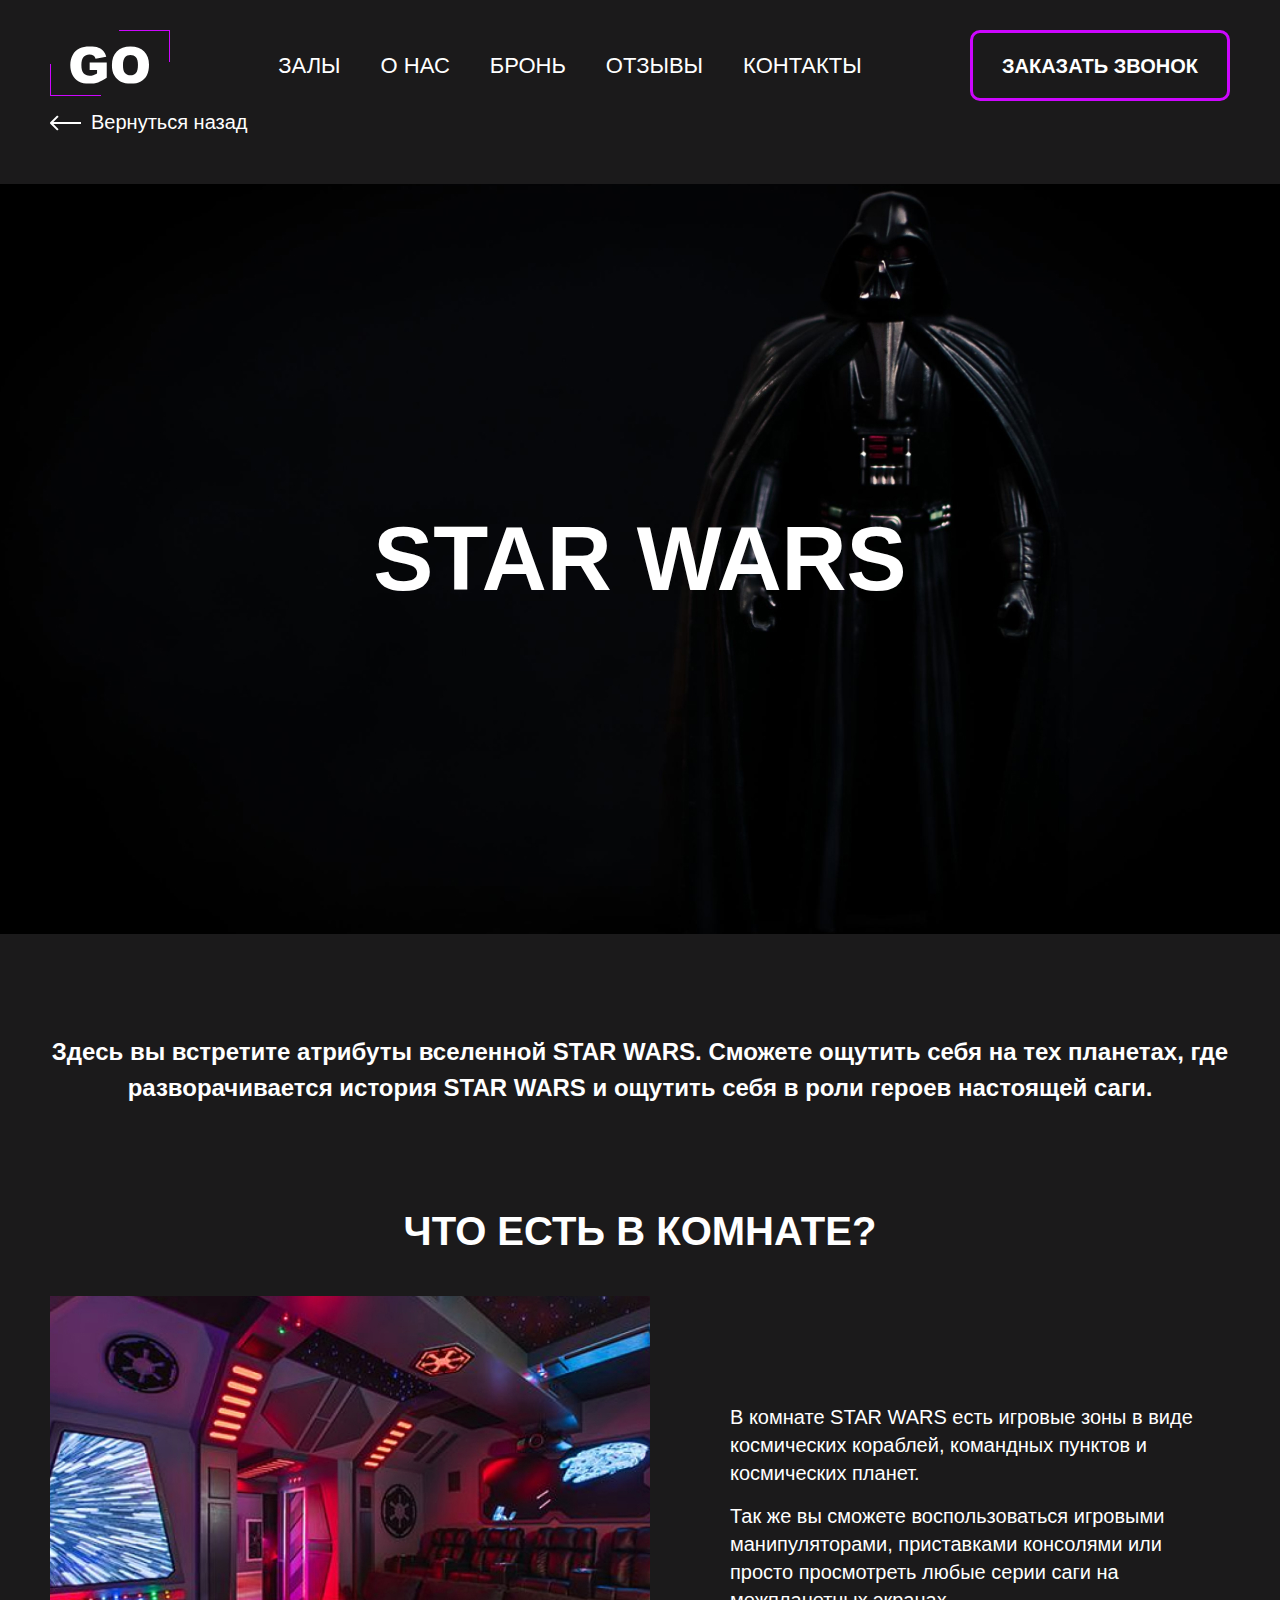
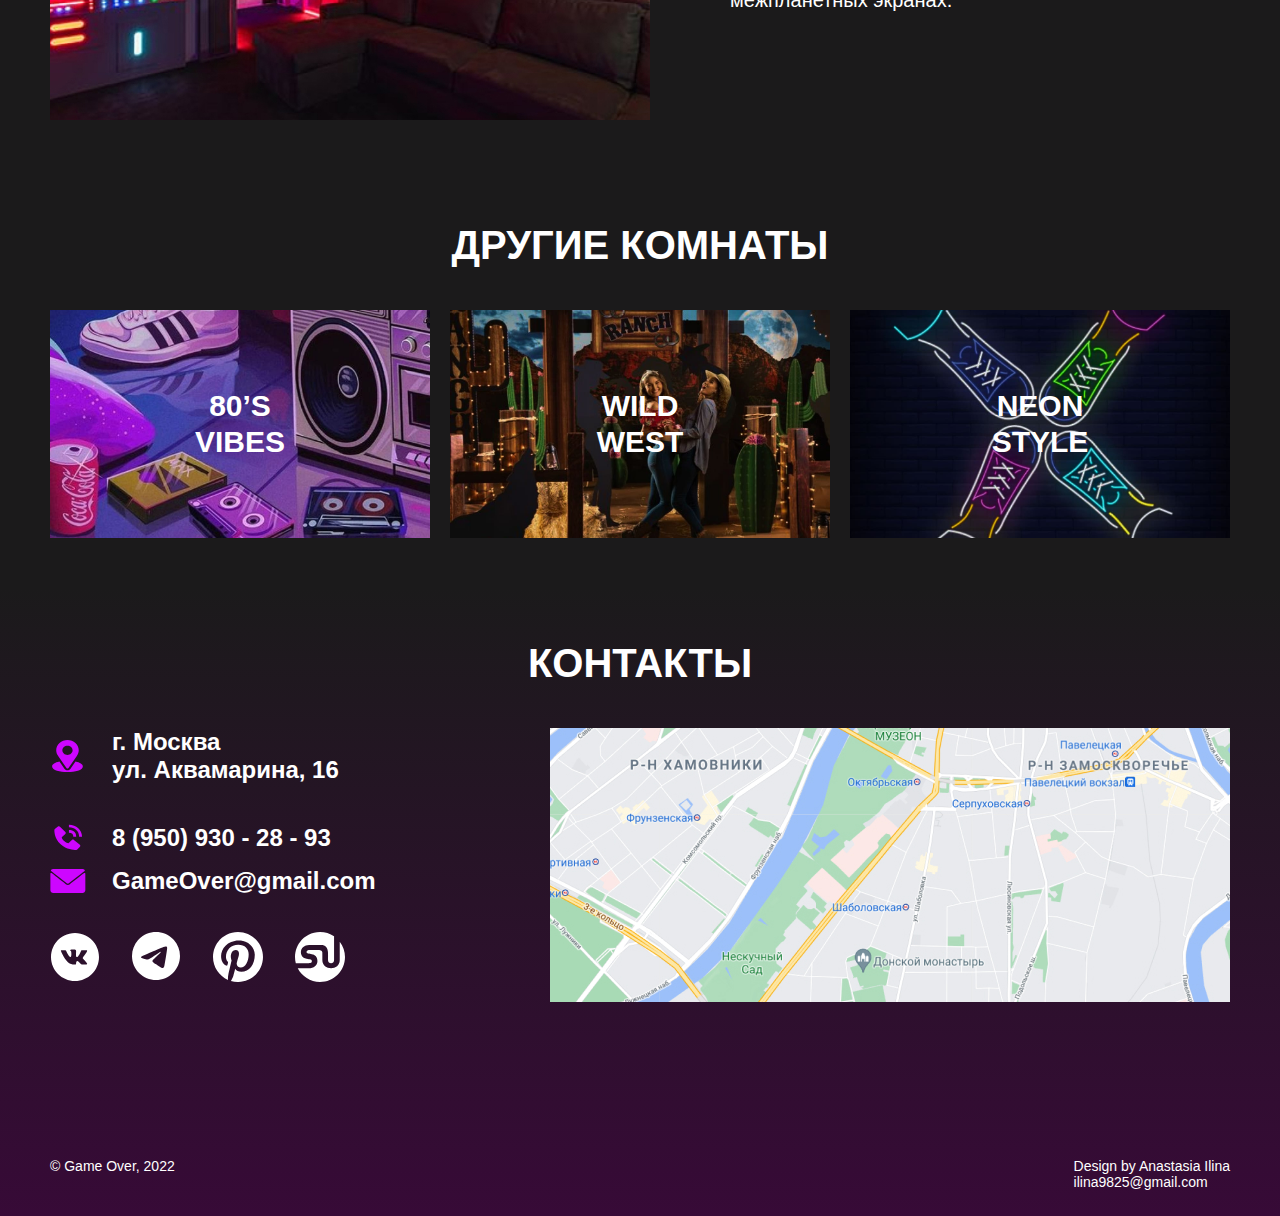
<file: starwars.html>
<!DOCTYPE html>
<html lang="ru">

<head>
  <meta charset="UTF-8">
  <meta name="viewport" content="width=device-width, initial-scale=1.0">

  <link href="css/style.css" rel="stylesheet">
  <title>GO</title>

  <link rel="icon" type="image/svg+xml" href="./images/favicon/logo.svg">
  <link rel="icon" type="image/png" href="./images/favicon/logo.png">

  <link type="image/x-icon" rel="shortcut icon" href="./images/favicon/favicon.ico">
  <link type="image/png" sizes="16x16" rel="icon" href="./images/favicon/favicon-16x16.png">
  <link type="image/png" sizes="32x32" rel="icon" href="./images/favicon/favicon-32x32.png">
  <link type="image/png" sizes="96x96" rel="icon" href="./images/favicon/favicon-96x96.png">
  <link type="image/png" sizes="120x120" rel="icon" href="./images/favicon/favicon-120x120.png">
  <link type="image/png" sizes="192x192" rel="icon" href="./images/favicon/android-icon-192x192.png">
  <link type="image/png" sizes="192x192" rel="icon" href="./images/favicon/android-icon-256x256.png">

  <link sizes="57x57" rel="apple-touch-icon" href="./images/favicon/apple-touch-icon-57x57.png">
  <link sizes="60x60" rel="apple-touch-icon" href="./images/favicon/apple-touch-icon-60x60.png">
  <link sizes="72x72" rel="apple-touch-icon" href="./images/favicon/apple-touch-icon-72x72.png">
  <link sizes="76x76" rel="apple-touch-icon" href="./images/favicon/apple-touch-icon-76x76.png">
  <link sizes="114x114" rel="apple-touch-icon" href="./images/favicon/apple-touch-icon-114x114.png">
  <link sizes="120x120" rel="apple-touch-icon" href="./images/favicon/apple-touch-icon-120x120.png">
  <link sizes="144x144" rel="apple-touch-icon" href="./images/favicon/apple-touch-icon-144x144.png">
  <link sizes="152x152" rel="apple-touch-icon" href="./images/favicon/apple-touch-icon-152x152.png">
  <link sizes="180x180" rel="apple-touch-icon" href="./images/favicon/apple-touch-icon-180x180.png">

  <link color="#e52037" rel="mask-icon" href="./images/favicon/safari-pinned-tab.svg">
  <link rel="manifest" href="./images/favicon/site.webmanifest">
</head>

<body>

  <div class="container">
    <header class="header">
      <button type="button" class="menu-burger">
        <img class="menu-burger" src="./images/icon/menu-burger.svg" alt="">
      </button>
      <a class="header__logo" href="!#">
        <img class="header__img" src="images/favicon/logo.svg" alt="">
      </a>
      <nav class="header__nav">
        <ul class="header__list">
          <li class="header__item">
            <a class="header__link" href="#halls">залы</a>
          </li>
          <li class="header__item">
            <a class="header__link" href="#about">О нас</a>
          </li>
          <li class="header__item">
            <a class="header__link" href="#booking">Бронь</a>
          </li>
          <li class="header__item">
            <a class="header__link" href="#comments">отзывы</a>
          </li>
          <li class="header__item">
            <a class="header__link" href="#contacts">Контакты</a>
          </li>
        </ul>
      </nav>
      <button type="button" class="header__button">Заказать звонок</button>
    </header>
  </div>

  <main>
    <div class="container">
      <div class="back-halls">
        <a href="index.html" class="back-halls__link">
          <img class="back-halls__arrow" src="./images/icon/arrow-back.svg" alt="">
          Вернуться назад
        </a>
      </div>

    </div>
    <section class="section prev-halls">
      <div class="prev-halls__bg prev-halls__bg_hall_starwars">
        <h1 class="prev-halls__title">
          Star wars
        </h1>
      </div>
      <p class="prev-halls__text">Здесь вы встретите атрибуты вселенной STAR WARS. Сможете ощутить себя на
        тех планетах, где разворачивается история STAR WARS и ощутить себя в роли
        героев наcтоящей саги.</p>
    </section>

    <section class="section hall-about">
      <div class="container">
        <h2 class="section__title section__title_theeme_hall">Что есть в комнате?</h2>
        <div class="hall-about__box">
          <img class="hall-about__img" src="./images/starwars/about-img.jpg" alt="">
          <div class="hall-about__text-box">
            <p class="hall-about__text">
              В комнате STAR WARS есть игровые зоны в виде космических кораблей, командных пунктов и космических планет.
            </p>
            <p class="hall-about__text">
              Так же вы сможете воспользоваться игровыми манипуляторами, приставками консолями или просто просмотреть
              любые серии саги на межпланетных экранах.
            </p>
          </div>
        </div>
      </div>
    </section>

    <section class="section others-halls">
      <div class="container">
        <h2 class="section__title">Другие комнаты</h2>
        <ul class="others-halls__list">

          <li class="others-halls__item others-halls_hall_vibes">
            <a class="others-halls__link" href="vibes.html">80’s
              vibes</a>
          </li>

          <li class="others-halls__item others-halls_hall_wildwest">
            <a class="others-halls__link" href="wildwest.html">wild
              west</a>
          </li>

          <li class="others-halls__item others-halls_hall_neon">
            <a class="others-halls__link" href="neon.html">neon
              style</a>
          </li>
        </ul>
      </div>
    </section>
  </main>
  <footer class="section footer">
    <div class="container">
      <h2 class="section__title">контакты</h2>
      <div class="contacts" id="contacts">
        <div class="contacts__box">
          <address class="address">
            <p class="address__text address__text_location">г. Москва
              ул. Аквамарина, 16
            </p>
            <a class="address__text address__text_phone link" href="tel:89509302893">8 (950) 930 - 28 - 93</a>
            <a class="address__text address__text_mail  link" href="mailto:gameover@gmail.com">GameOver@gmail.com</a>
          </address>
          <nav class="footer__social">
            <ul class="footer__social-list">

              <li class="footer__social-item">
                <a class="footer__social-link" target="_blank" href="https://vk.com/feed">
                  <svg width="50" height="50" viewBox="0 0 50 50" fill="currentColor"
                    xmlns="http://www.w3.org/2000/svg">
                    <path
                      d="M24.9999 1C11.7449 1 0.999878 11.745 0.999878 25C0.999878 38.255 11.7449 49 24.9999 49C38.2549 49 48.9999 38.255 48.9999 25C48.9999 11.745 38.2549 1 24.9999 1ZM34.2299 28.0775C34.2299 28.0775 36.3524 30.1725 36.8749 31.145C36.8899 31.165 36.8974 31.185 36.9024 31.195C37.1149 31.5525 37.1649 31.83 37.0599 32.0375C36.8849 32.3825 36.2849 32.5525 36.0799 32.5675H32.3299C32.0699 32.5675 31.5249 32.5 30.8649 32.045C30.3574 31.69 29.8574 31.1075 29.3699 30.54C28.6424 29.695 28.0124 28.965 27.3774 28.965C27.2967 28.9649 27.2166 28.9775 27.1399 29.0025C26.6599 29.1575 26.0449 29.8425 26.0449 31.6675C26.0449 32.2375 25.5949 32.565 25.2774 32.565H23.5599C22.9749 32.565 19.9274 32.36 17.2274 29.5125C13.9224 26.025 10.9474 19.03 10.9224 18.965C10.7349 18.5125 11.1224 18.27 11.5449 18.27H15.3324C15.8374 18.27 16.0024 18.5775 16.1174 18.85C16.2524 19.1675 16.7474 20.43 17.5599 21.85C18.8774 24.165 19.6849 25.105 20.3324 25.105C20.4538 25.1036 20.573 25.0727 20.6799 25.015C21.5249 24.545 21.3674 21.5325 21.3299 20.9075C21.3299 20.79 21.3274 19.56 20.8949 18.97C20.5849 18.5425 20.0574 18.38 19.7374 18.32C19.8669 18.1413 20.0375 17.9964 20.2349 17.8975C20.8149 17.6075 21.8599 17.565 22.8974 17.565H23.4749C24.5999 17.58 24.8899 17.6525 25.2974 17.755C26.1224 17.9525 26.1399 18.485 26.0674 20.3075C26.0449 20.825 26.0224 21.41 26.0224 22.1C26.0224 22.25 26.0149 22.41 26.0149 22.58C25.9899 23.5075 25.9599 24.56 26.6149 24.9925C26.7003 25.0461 26.799 25.0746 26.8999 25.075C27.1274 25.075 27.8124 25.075 29.6674 21.8925C30.2395 20.8681 30.7366 19.8037 31.1549 18.7075C31.1924 18.6425 31.3024 18.4425 31.4324 18.365C31.5283 18.3161 31.6347 18.2912 31.7424 18.2925H36.1949C36.6799 18.2925 37.0124 18.365 37.0749 18.5525C37.1849 18.85 37.0549 19.7575 35.0224 22.51L34.1149 23.7075C32.2724 26.1225 32.2724 26.245 34.2299 28.0775Z" />
                  </svg>
                </a>
              </li>

              <li class="footer__social-item">
                <a class="footer__social-link" target="_blank" href="https://web.telegram.org/k/">
                  <svg width="50" height="50" viewBox="0 0 50 50" fill="currentColor"
                    xmlns="http://www.w3.org/2000/svg">
                    <g clip-path="url(#clip0_2212_5)">
                      <path
                        d="M47.9999 24C47.9999 30.3652 45.4713 36.4697 40.9704 40.9706C36.4696 45.4714 30.3651 48 23.9999 48C17.6347 48 11.5302 45.4714 7.02932 40.9706C2.52844 36.4697 -0.00012207 30.3652 -0.00012207 24C-0.00012207 17.6348 2.52844 11.5303 7.02932 7.02944C11.5302 2.52856 17.6347 0 23.9999 0C30.3651 0 36.4696 2.52856 40.9704 7.02944C45.4713 11.5303 47.9999 17.6348 47.9999 24ZM24.8609 17.718C22.5269 18.69 17.8589 20.7 10.8629 23.748C9.72888 24.198 9.13188 24.642 9.07788 25.074C8.98788 25.803 9.90288 26.091 11.1479 26.484L11.6729 26.649C12.8969 27.048 14.5469 27.513 15.4019 27.531C16.1819 27.549 17.0489 27.231 18.0059 26.571C24.5429 22.158 27.9179 19.929 28.1279 19.881C28.2779 19.845 28.4879 19.803 28.6259 19.929C28.7669 20.052 28.7519 20.289 28.7369 20.352C28.6469 20.739 25.0559 24.075 23.1989 25.803C22.6199 26.343 22.2089 26.724 22.1249 26.811C21.9399 27 21.7519 27.1861 21.5609 27.369C20.4209 28.467 19.5689 29.289 21.6059 30.633C22.5869 31.281 23.3729 31.812 24.1559 32.346C25.0079 32.928 25.8599 33.507 26.9639 34.233C27.2429 34.413 27.5129 34.608 27.7739 34.794C28.7669 35.502 29.6639 36.138 30.7649 36.036C31.4069 35.976 32.0699 35.376 32.4059 33.576C33.2009 29.325 34.7639 20.118 35.1239 16.323C35.1458 16.0075 35.1328 15.6906 35.0849 15.378C35.0566 15.1258 34.9346 14.8934 34.7429 14.727C34.4699 14.5386 34.1445 14.4409 33.8129 14.448C32.9129 14.463 31.5239 14.946 24.8609 17.718Z" />
                    </g>
                    <defs>
                      <clipPath id="clip0_2212_5">
                        <rect width="50" height="50" />
                      </clipPath>
                    </defs>
                  </svg>

                </a>
              </li>

              <li class="footer__social-item">
                <a class="footer__social-link" target="_blank" href="https://ru.pinterest.com/">
                  <svg width="50" height="50" viewBox="0 0 50 50" fill="currentColor"
                    xmlns="http://www.w3.org/2000/svg">
                    <g clip-path="url(#clip0_2212_8)">
                      <path
                        d="M25.0005 0C11.1947 0 -0.000152588 11.1936 -0.000152588 25.0006C-0.000152588 35.2378 6.15562 44.0314 14.9646 47.8981C14.8941 46.1526 14.9511 44.0558 15.3998 42.159C15.8806 40.1282 18.6165 28.5359 18.6165 28.5359C18.6165 28.5359 17.8178 26.9397 17.8178 24.5808C17.8178 20.8763 19.9652 18.1077 22.6383 18.1077C24.912 18.1077 26.0107 19.8154 26.0107 21.8609C26.0107 24.1468 24.5537 27.5635 23.8037 30.7327C23.1768 33.3859 25.1338 35.5481 27.7498 35.5481C32.4864 35.5481 35.6761 29.4647 35.6761 22.2558C35.6761 16.7782 31.9864 12.6769 25.2742 12.6769C17.6902 12.6769 12.9659 18.3321 12.9659 24.6487C12.9659 26.8282 13.6082 28.3635 14.6146 29.5513C15.0768 30.0981 15.1409 30.318 14.9736 30.9462C14.8537 31.4058 14.5781 32.5128 14.4646 32.9519C14.2986 33.5853 13.7857 33.8109 13.2127 33.5776C9.71972 32.1513 8.0928 28.3263 8.0928 24.0263C8.0928 16.9237 14.0819 8.40898 25.9601 8.40898C35.5056 8.40898 41.7877 15.316 41.7877 22.732C41.7877 32.5378 36.3351 39.8647 28.2979 39.8647C25.5998 39.8647 23.0607 38.4051 22.1909 36.7487C22.1909 36.7487 20.7396 42.5077 20.4325 43.6218C19.9024 45.5494 18.8646 47.4763 17.9159 48.9769C20.2162 49.6571 22.6024 50.0025 25.0011 50.0026C38.8063 50.0013 49.9998 38.8071 49.9998 25.0006C49.9998 11.1936 38.8063 0 25.0005 0Z" />
                    </g>
                    <defs>
                      <clipPath id="clip0_2212_8">
                        <rect width="50" height="50" />
                      </clipPath>
                    </defs>
                  </svg>
                </a>
              </li>

              <li class="footer__social-item">
                <a class="footer__social-link" target="_blank" href="http://www.stumbleupon.com/">
                  <svg width="50" height="50" viewBox="0 0 50 50" fill="currentColor"
                    xmlns="http://www.w3.org/2000/svg">
                    <g clip-path="url(#clip0_2212_10)">
                      <path fill-rule="evenodd" clip-rule="evenodd"
                        d="M44.7441 9.66919C48.1583 14.0494 50.0085 19.4463 49.9999 24.9999C49.9999 38.8051 38.805 49.9999 25.0006 49.9999C15.2871 49.9999 6.86597 44.4576 2.72751 36.3647H13.6237C18.816 36.3647 22.4429 33.566 22.4429 29.0923C22.4429 19.6108 11.5051 23.4737 11.5051 20.1089C11.5051 18.4878 12.8057 17.898 15.1858 17.898H22.7692C24.8711 17.898 27.3435 18.275 27.3435 20.5685V28.1243C27.3435 33.5955 31.6159 36.364 36.0441 36.364C40.548 36.364 44.7435 33.5955 44.7435 28.1243V9.66919H44.7441Z" />
                      <path fill-rule="evenodd" clip-rule="evenodd"
                        d="M25.0005 2.43241e-05C30.0173 -0.00698868 34.919 1.50262 39.0626 4.33079V28.3013C39.0626 29.9628 37.7037 31.3224 36.0447 31.3224C34.3838 31.3224 33.0261 29.9628 33.0261 28.3013V21.1186C33.0261 15.3846 30.1242 12.9994 26.3447 12.9994H14.0441C9.59088 12.9994 5.89665 15.834 5.89665 20.3289C5.89665 22.6289 6.8819 25.9994 11.5415 26.8353C15.337 27.5186 16.8351 27.3199 16.8351 29.3506C16.8351 31.3224 14.6261 31.3224 11.7101 31.3224H0.808189C0.269676 29.2582 -0.0019826 27.1334 -0.000143311 25C-0.000143311 11.1981 11.196 2.43241e-05 25.0005 2.43241e-05Z" />
                    </g>
                    <defs>
                      <clipPath id="clip0_2212_10">
                        <rect width="50" height="50" fill="white" />
                      </clipPath>
                    </defs>
                  </svg>
                </a>
              </li>
            </ul>
          </nav>
        </div>
        <img class="footer__map" src="./images/map.jpg" alt="">
      </div>
      <div class="copyright">
        <p class="copyright__text">© Game Over, 2022</p>
        <p class="copyright__text">Design by Anastasia Ilina
          <a class="copyright__mail" href="mailto:ilina9825@gmail.com">ilina9825@gmail.com</a>

        </p>
      </div>
    </div>
  </footer>
  <script>
    document.addEventListener('click', event => { if (event.target.matches('button')) { event.target.focus() } })
  </script>
</body>

</html>
</file>
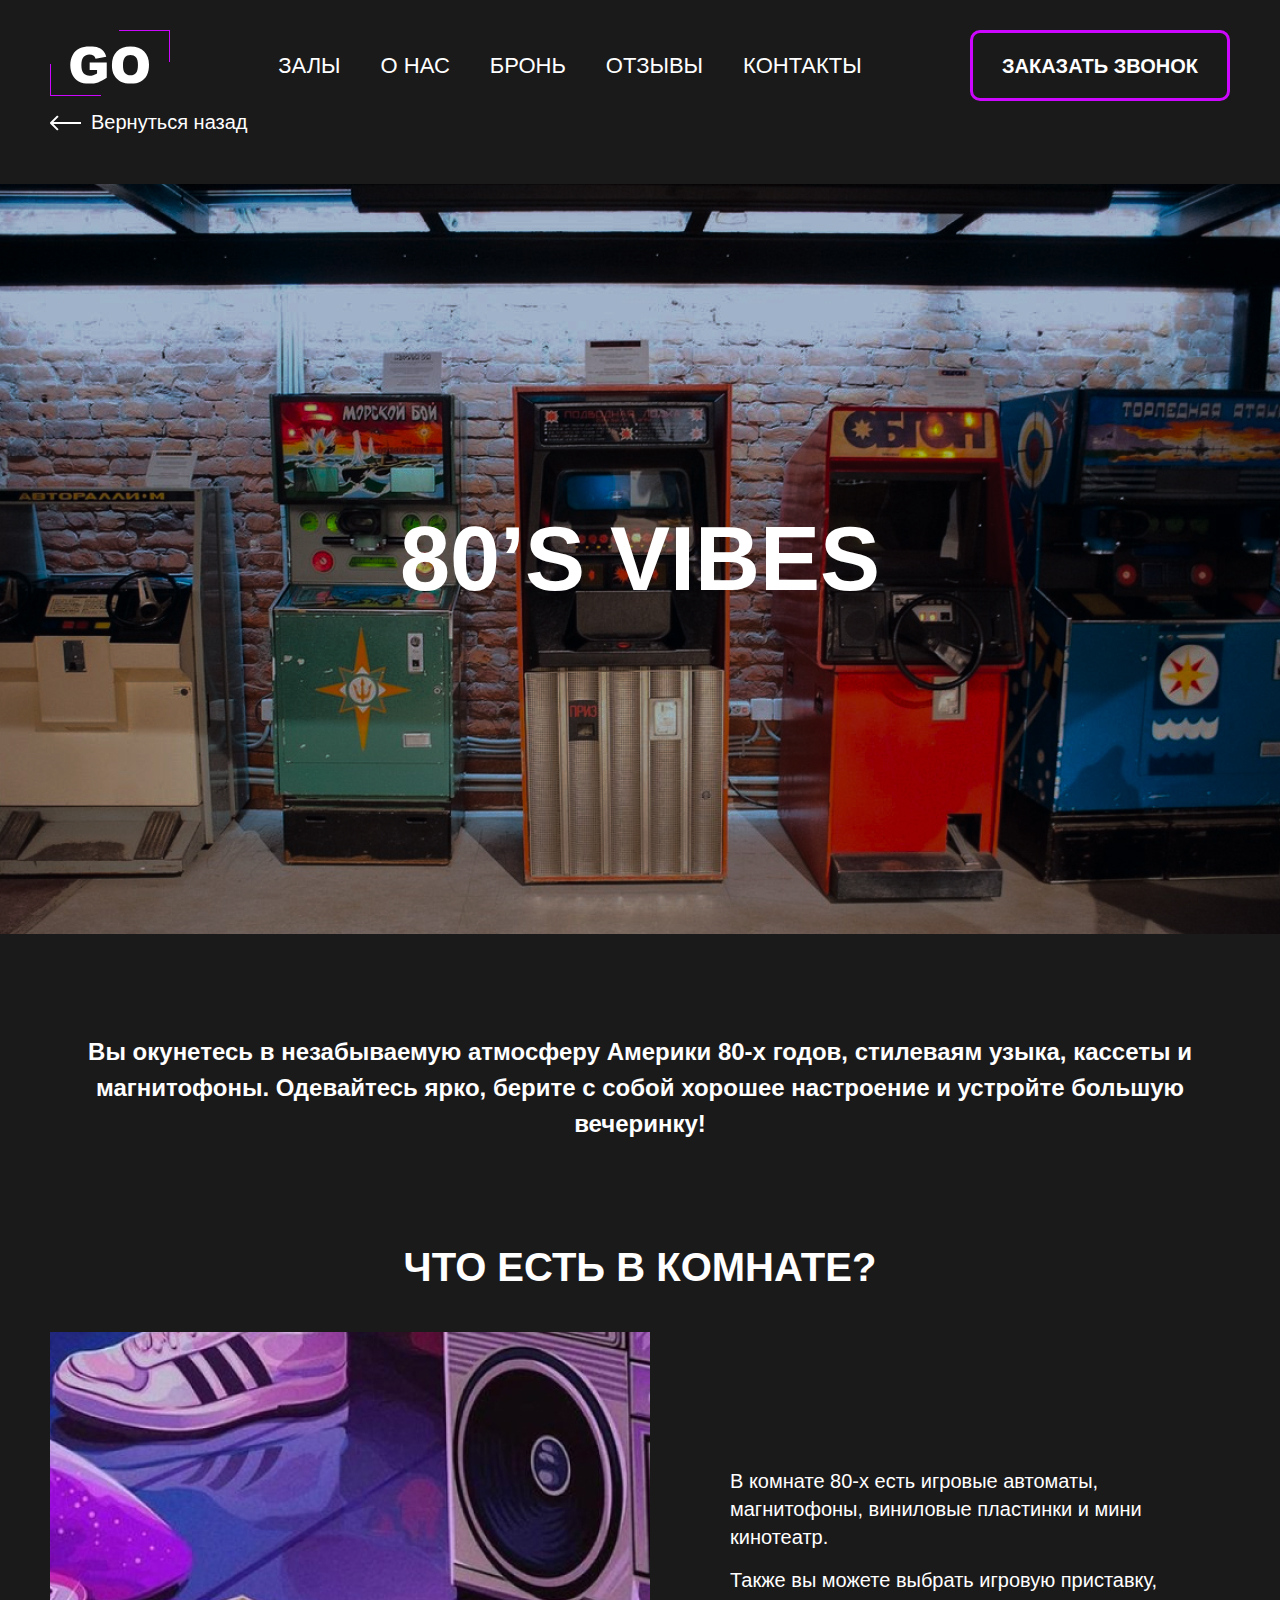
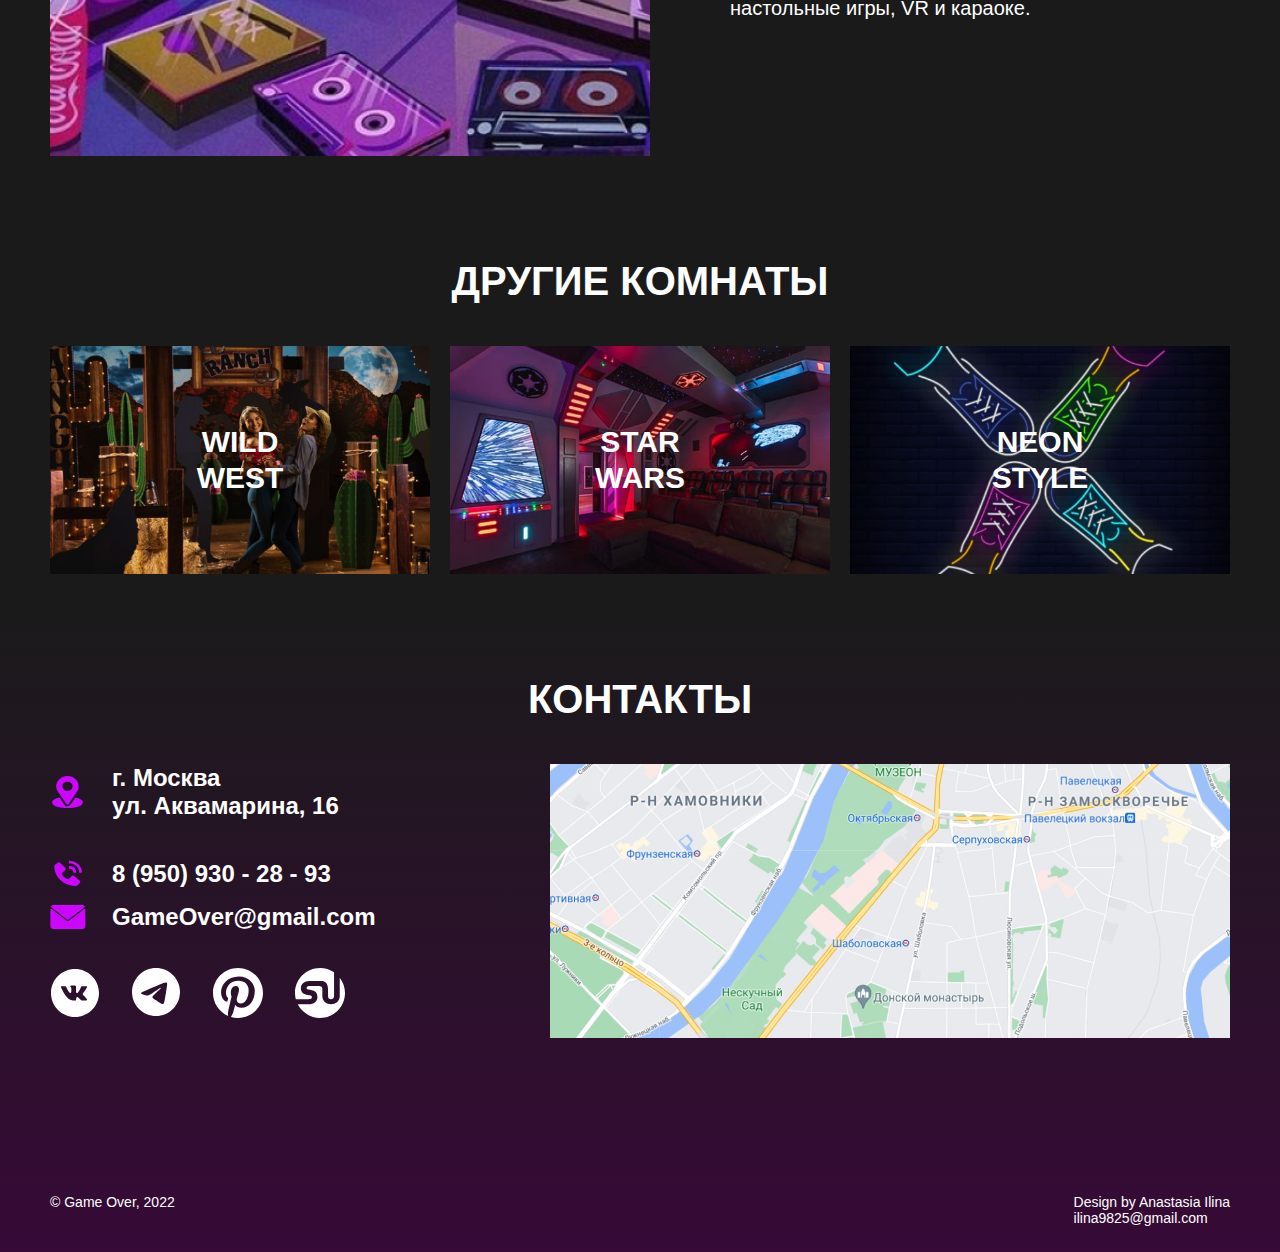
<file: vibes.html>
<!DOCTYPE html>
<html lang="ru">

<head>
  <meta charset="UTF-8">
  <meta name="viewport" content="width=device-width, initial-scale=1.0">

  <link href="css/style.css" rel="stylesheet">
  <title>GO</title>

  <link rel="icon" type="image/svg+xml" href="./images/favicon/logo.svg">
  <link rel="icon" type="image/png" href="./images/favicon/logo.png">

  <link type="image/x-icon" rel="shortcut icon" href="./images/favicon/favicon.ico">
  <link type="image/png" sizes="16x16" rel="icon" href="./images/favicon/favicon-16x16.png">
  <link type="image/png" sizes="32x32" rel="icon" href="./images/favicon/favicon-32x32.png">
  <link type="image/png" sizes="96x96" rel="icon" href="./images/favicon/favicon-96x96.png">
  <link type="image/png" sizes="120x120" rel="icon" href="./images/favicon/favicon-120x120.png">
  <link type="image/png" sizes="192x192" rel="icon" href="./images/favicon/android-icon-192x192.png">
  <link type="image/png" sizes="192x192" rel="icon" href="./images/favicon/android-icon-256x256.png">

  <link sizes="57x57" rel="apple-touch-icon" href="./images/favicon/apple-touch-icon-57x57.png">
  <link sizes="60x60" rel="apple-touch-icon" href="./images/favicon/apple-touch-icon-60x60.png">
  <link sizes="72x72" rel="apple-touch-icon" href="./images/favicon/apple-touch-icon-72x72.png">
  <link sizes="76x76" rel="apple-touch-icon" href="./images/favicon/apple-touch-icon-76x76.png">
  <link sizes="114x114" rel="apple-touch-icon" href="./images/favicon/apple-touch-icon-114x114.png">
  <link sizes="120x120" rel="apple-touch-icon" href="./images/favicon/apple-touch-icon-120x120.png">
  <link sizes="144x144" rel="apple-touch-icon" href="./images/favicon/apple-touch-icon-144x144.png">
  <link sizes="152x152" rel="apple-touch-icon" href="./images/favicon/apple-touch-icon-152x152.png">
  <link sizes="180x180" rel="apple-touch-icon" href="./images/favicon/apple-touch-icon-180x180.png">

  <link color="#e52037" rel="mask-icon" href="./images/favicon/safari-pinned-tab.svg">
  <link rel="manifest" href="./images/favicon/site.webmanifest">
</head>

<body>

  <div class="container">
    <header class="header">
      <button type="button" class="menu-burger">
        <img class="menu-burger" src="./images/icon/menu-burger.svg" alt="">
      </button>
      <a class="header__logo" href="!#">
        <img class="header__img" src="images/favicon/logo.svg" alt="">
      </a>
      <nav class="header__nav">
        <ul class="header__list">
          <li class="header__item">
            <a class="header__link" href="#halls">залы</a>
          </li>
          <li class="header__item">
            <a class="header__link" href="#about">О нас</a>
          </li>
          <li class="header__item">
            <a class="header__link" href="#booking">Бронь</a>
          </li>
          <li class="header__item">
            <a class="header__link" href="#comments">отзывы</a>
          </li>
          <li class="header__item">
            <a class="header__link" href="#contacts">Контакты</a>
          </li>
        </ul>
      </nav>
      <button type="button" class="header__button">Заказать звонок</button>
    </header>
  </div>

  <main>
    <div class="container">
      <div class="back-halls">
        <a href="index.html" class="back-halls__link">
          <img class="back-halls__arrow" src="./images/icon/arrow-back.svg" alt="">
          Вернуться назад
        </a>
      </div>

    </div>
    <section class="section prev-halls">
      <div class="prev-halls__bg prev-halls__bg_hall_vibes">
        <h1 class="prev-halls__title">
          80’s vibes
        </h1>
      </div>
      <div class="container">
        <p class="prev-halls__text">Вы окунетесь в незабываемую атмосферу Америки 80-х годов, стилеваям узыка,
          кассеты и магнитофоны. Одевайтесь ярко, берите с собой хорошее настроение и
          устройте большую вечеринку!</p>
      </div>
    </section>

    <section class="section hall-about">
      <div class="container">
        <h2 class="section__title section__title_theeme_hall">Что есть в комнате?</h2>
        <div class="hall-about__box">
          <img class="hall-about__img" src="./images/vibes/about-img.jpg" alt="">
          <div class="hall-about__text-box">
            <p class="hall-about__text">
              В комнате 80-х есть игровые автоматы, магнитофоны, виниловые пластинки и мини кинотеатр.
            </p>
            <p class="hall-about__text">
              Также вы можете выбрать игровую приставку, настольные игры, VR и караоке.
            </p>
          </div>
        </div>
      </div>
    </section>

    <section class="section others-halls">
      <div class="container">
        <h2 class="section__title">Другие комнаты</h2>
        <ul class="others-halls__list">
          <li class="others-halls__item others-halls_hall_wildwest">
            <a class="others-halls__link" href="wildwest.html">wild
              west</a>
          </li>

          <li class="others-halls__item others-halls_hall_starwars">
            <a class="others-halls__link" href="starwars.html">star
              wars</a>
          </li>

          <li class="others-halls__item others-halls_hall_neon">
            <a class="others-halls__link" href="neon.html">neon
              style</a>
          </li>
        </ul>
      </div>
    </section>
  </main>
  <footer class="section footer">
    <div class="container">
      <h2 class="section__title">контакты</h2>
      <div class="contacts" id="contacts">
        <div class="contacts__box">
          <address class="address">
            <p class="address__text address__text_location">г. Москва
              ул. Аквамарина, 16
            </p>
            <a class="address__text address__text_phone link" href="tel:89509302893">8 (950) 930 - 28 - 93</a>
            <a class="address__text address__text_mail  link" href="mailto:gameover@gmail.com">GameOver@gmail.com</a>
          </address>
          <nav class="footer__social">
            <ul class="footer__social-list">

              <li class="footer__social-item">
                <a class="footer__social-link" target="_blank" href="https://vk.com/feed">
                  <svg width="50" height="50" viewBox="0 0 50 50" fill="currentColor"
                    xmlns="http://www.w3.org/2000/svg">
                    <path
                      d="M24.9999 1C11.7449 1 0.999878 11.745 0.999878 25C0.999878 38.255 11.7449 49 24.9999 49C38.2549 49 48.9999 38.255 48.9999 25C48.9999 11.745 38.2549 1 24.9999 1ZM34.2299 28.0775C34.2299 28.0775 36.3524 30.1725 36.8749 31.145C36.8899 31.165 36.8974 31.185 36.9024 31.195C37.1149 31.5525 37.1649 31.83 37.0599 32.0375C36.8849 32.3825 36.2849 32.5525 36.0799 32.5675H32.3299C32.0699 32.5675 31.5249 32.5 30.8649 32.045C30.3574 31.69 29.8574 31.1075 29.3699 30.54C28.6424 29.695 28.0124 28.965 27.3774 28.965C27.2967 28.9649 27.2166 28.9775 27.1399 29.0025C26.6599 29.1575 26.0449 29.8425 26.0449 31.6675C26.0449 32.2375 25.5949 32.565 25.2774 32.565H23.5599C22.9749 32.565 19.9274 32.36 17.2274 29.5125C13.9224 26.025 10.9474 19.03 10.9224 18.965C10.7349 18.5125 11.1224 18.27 11.5449 18.27H15.3324C15.8374 18.27 16.0024 18.5775 16.1174 18.85C16.2524 19.1675 16.7474 20.43 17.5599 21.85C18.8774 24.165 19.6849 25.105 20.3324 25.105C20.4538 25.1036 20.573 25.0727 20.6799 25.015C21.5249 24.545 21.3674 21.5325 21.3299 20.9075C21.3299 20.79 21.3274 19.56 20.8949 18.97C20.5849 18.5425 20.0574 18.38 19.7374 18.32C19.8669 18.1413 20.0375 17.9964 20.2349 17.8975C20.8149 17.6075 21.8599 17.565 22.8974 17.565H23.4749C24.5999 17.58 24.8899 17.6525 25.2974 17.755C26.1224 17.9525 26.1399 18.485 26.0674 20.3075C26.0449 20.825 26.0224 21.41 26.0224 22.1C26.0224 22.25 26.0149 22.41 26.0149 22.58C25.9899 23.5075 25.9599 24.56 26.6149 24.9925C26.7003 25.0461 26.799 25.0746 26.8999 25.075C27.1274 25.075 27.8124 25.075 29.6674 21.8925C30.2395 20.8681 30.7366 19.8037 31.1549 18.7075C31.1924 18.6425 31.3024 18.4425 31.4324 18.365C31.5283 18.3161 31.6347 18.2912 31.7424 18.2925H36.1949C36.6799 18.2925 37.0124 18.365 37.0749 18.5525C37.1849 18.85 37.0549 19.7575 35.0224 22.51L34.1149 23.7075C32.2724 26.1225 32.2724 26.245 34.2299 28.0775Z" />
                  </svg>
                </a>
              </li>

              <li class="footer__social-item">
                <a class="footer__social-link" target="_blank" href="https://web.telegram.org/k/">
                  <svg width="50" height="50" viewBox="0 0 50 50" fill="currentColor"
                    xmlns="http://www.w3.org/2000/svg">
                    <g clip-path="url(#clip0_2212_5)">
                      <path
                        d="M47.9999 24C47.9999 30.3652 45.4713 36.4697 40.9704 40.9706C36.4696 45.4714 30.3651 48 23.9999 48C17.6347 48 11.5302 45.4714 7.02932 40.9706C2.52844 36.4697 -0.00012207 30.3652 -0.00012207 24C-0.00012207 17.6348 2.52844 11.5303 7.02932 7.02944C11.5302 2.52856 17.6347 0 23.9999 0C30.3651 0 36.4696 2.52856 40.9704 7.02944C45.4713 11.5303 47.9999 17.6348 47.9999 24ZM24.8609 17.718C22.5269 18.69 17.8589 20.7 10.8629 23.748C9.72888 24.198 9.13188 24.642 9.07788 25.074C8.98788 25.803 9.90288 26.091 11.1479 26.484L11.6729 26.649C12.8969 27.048 14.5469 27.513 15.4019 27.531C16.1819 27.549 17.0489 27.231 18.0059 26.571C24.5429 22.158 27.9179 19.929 28.1279 19.881C28.2779 19.845 28.4879 19.803 28.6259 19.929C28.7669 20.052 28.7519 20.289 28.7369 20.352C28.6469 20.739 25.0559 24.075 23.1989 25.803C22.6199 26.343 22.2089 26.724 22.1249 26.811C21.9399 27 21.7519 27.1861 21.5609 27.369C20.4209 28.467 19.5689 29.289 21.6059 30.633C22.5869 31.281 23.3729 31.812 24.1559 32.346C25.0079 32.928 25.8599 33.507 26.9639 34.233C27.2429 34.413 27.5129 34.608 27.7739 34.794C28.7669 35.502 29.6639 36.138 30.7649 36.036C31.4069 35.976 32.0699 35.376 32.4059 33.576C33.2009 29.325 34.7639 20.118 35.1239 16.323C35.1458 16.0075 35.1328 15.6906 35.0849 15.378C35.0566 15.1258 34.9346 14.8934 34.7429 14.727C34.4699 14.5386 34.1445 14.4409 33.8129 14.448C32.9129 14.463 31.5239 14.946 24.8609 17.718Z" />
                    </g>
                    <defs>
                      <clipPath id="clip0_2212_5">
                        <rect width="50" height="50" />
                      </clipPath>
                    </defs>
                  </svg>

                </a>
              </li>

              <li class="footer__social-item">
                <a class="footer__social-link" target="_blank" href="https://ru.pinterest.com/">
                  <svg width="50" height="50" viewBox="0 0 50 50" fill="currentColor"
                    xmlns="http://www.w3.org/2000/svg">
                    <g clip-path="url(#clip0_2212_8)">
                      <path
                        d="M25.0005 0C11.1947 0 -0.000152588 11.1936 -0.000152588 25.0006C-0.000152588 35.2378 6.15562 44.0314 14.9646 47.8981C14.8941 46.1526 14.9511 44.0558 15.3998 42.159C15.8806 40.1282 18.6165 28.5359 18.6165 28.5359C18.6165 28.5359 17.8178 26.9397 17.8178 24.5808C17.8178 20.8763 19.9652 18.1077 22.6383 18.1077C24.912 18.1077 26.0107 19.8154 26.0107 21.8609C26.0107 24.1468 24.5537 27.5635 23.8037 30.7327C23.1768 33.3859 25.1338 35.5481 27.7498 35.5481C32.4864 35.5481 35.6761 29.4647 35.6761 22.2558C35.6761 16.7782 31.9864 12.6769 25.2742 12.6769C17.6902 12.6769 12.9659 18.3321 12.9659 24.6487C12.9659 26.8282 13.6082 28.3635 14.6146 29.5513C15.0768 30.0981 15.1409 30.318 14.9736 30.9462C14.8537 31.4058 14.5781 32.5128 14.4646 32.9519C14.2986 33.5853 13.7857 33.8109 13.2127 33.5776C9.71972 32.1513 8.0928 28.3263 8.0928 24.0263C8.0928 16.9237 14.0819 8.40898 25.9601 8.40898C35.5056 8.40898 41.7877 15.316 41.7877 22.732C41.7877 32.5378 36.3351 39.8647 28.2979 39.8647C25.5998 39.8647 23.0607 38.4051 22.1909 36.7487C22.1909 36.7487 20.7396 42.5077 20.4325 43.6218C19.9024 45.5494 18.8646 47.4763 17.9159 48.9769C20.2162 49.6571 22.6024 50.0025 25.0011 50.0026C38.8063 50.0013 49.9998 38.8071 49.9998 25.0006C49.9998 11.1936 38.8063 0 25.0005 0Z" />
                    </g>
                    <defs>
                      <clipPath id="clip0_2212_8">
                        <rect width="50" height="50" />
                      </clipPath>
                    </defs>
                  </svg>
                </a>
              </li>

              <li class="footer__social-item">
                <a class="footer__social-link" target="_blank" href="http://www.stumbleupon.com/">
                  <svg width="50" height="50" viewBox="0 0 50 50" fill="currentColor"
                    xmlns="http://www.w3.org/2000/svg">
                    <g clip-path="url(#clip0_2212_10)">
                      <path fill-rule="evenodd" clip-rule="evenodd"
                        d="M44.7441 9.66919C48.1583 14.0494 50.0085 19.4463 49.9999 24.9999C49.9999 38.8051 38.805 49.9999 25.0006 49.9999C15.2871 49.9999 6.86597 44.4576 2.72751 36.3647H13.6237C18.816 36.3647 22.4429 33.566 22.4429 29.0923C22.4429 19.6108 11.5051 23.4737 11.5051 20.1089C11.5051 18.4878 12.8057 17.898 15.1858 17.898H22.7692C24.8711 17.898 27.3435 18.275 27.3435 20.5685V28.1243C27.3435 33.5955 31.6159 36.364 36.0441 36.364C40.548 36.364 44.7435 33.5955 44.7435 28.1243V9.66919H44.7441Z" />
                      <path fill-rule="evenodd" clip-rule="evenodd"
                        d="M25.0005 2.43241e-05C30.0173 -0.00698868 34.919 1.50262 39.0626 4.33079V28.3013C39.0626 29.9628 37.7037 31.3224 36.0447 31.3224C34.3838 31.3224 33.0261 29.9628 33.0261 28.3013V21.1186C33.0261 15.3846 30.1242 12.9994 26.3447 12.9994H14.0441C9.59088 12.9994 5.89665 15.834 5.89665 20.3289C5.89665 22.6289 6.8819 25.9994 11.5415 26.8353C15.337 27.5186 16.8351 27.3199 16.8351 29.3506C16.8351 31.3224 14.6261 31.3224 11.7101 31.3224H0.808189C0.269676 29.2582 -0.0019826 27.1334 -0.000143311 25C-0.000143311 11.1981 11.196 2.43241e-05 25.0005 2.43241e-05Z" />
                    </g>
                    <defs>
                      <clipPath id="clip0_2212_10">
                        <rect width="50" height="50" fill="white" />
                      </clipPath>
                    </defs>
                  </svg>
                </a>
              </li>
            </ul>
          </nav>
        </div>
        <img class="footer__map" src="./images/map.jpg" alt="">
      </div>
      <div class="copyright">
        <p class="copyright__text">© Game Over, 2022</p>
        <p class="copyright__text">Design by Anastasia Ilina
          <a class="copyright__mail" href="mailto:ilina9825@gmail.com">ilina9825@gmail.com</a>

        </p>
      </div>
    </div>
  </footer>
  <script>
    document.addEventListener('click', event => { if (event.target.matches('button')) { event.target.focus() } })
  </script>
</body>

</html>
</file>
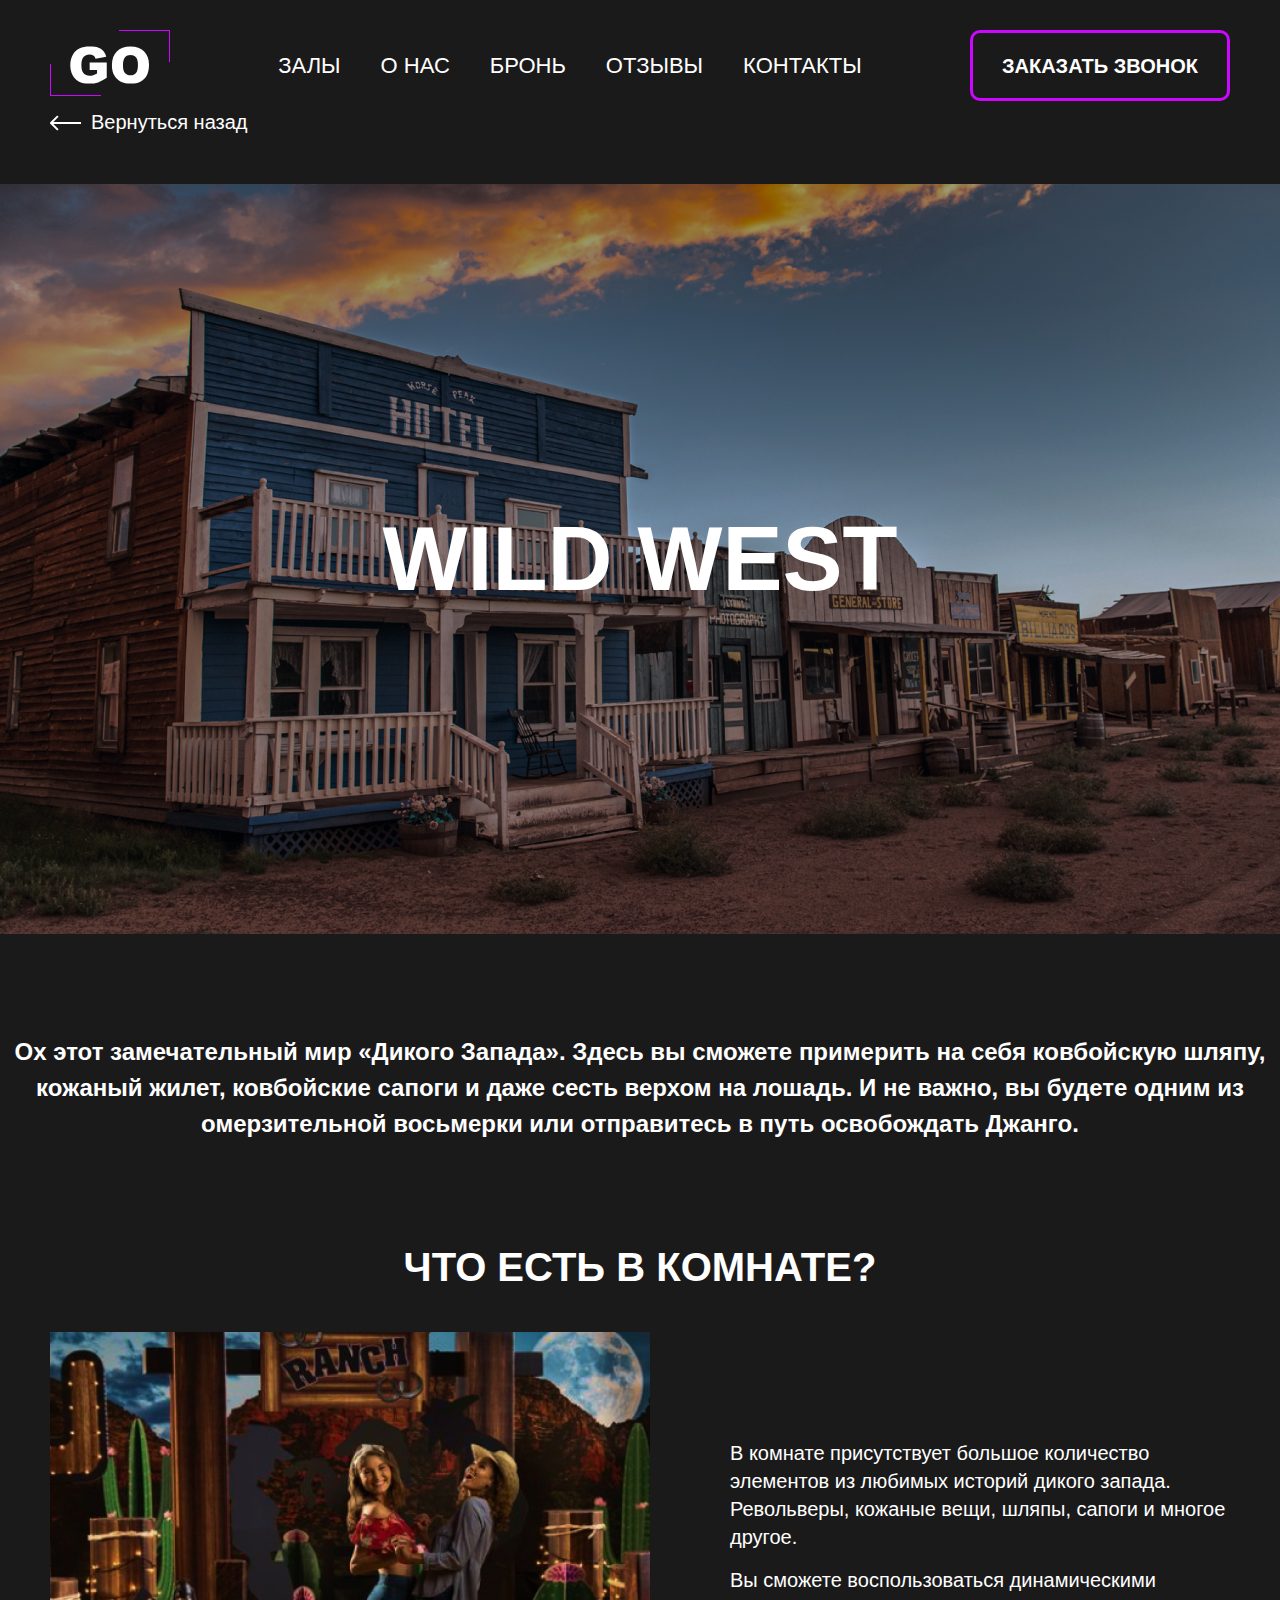
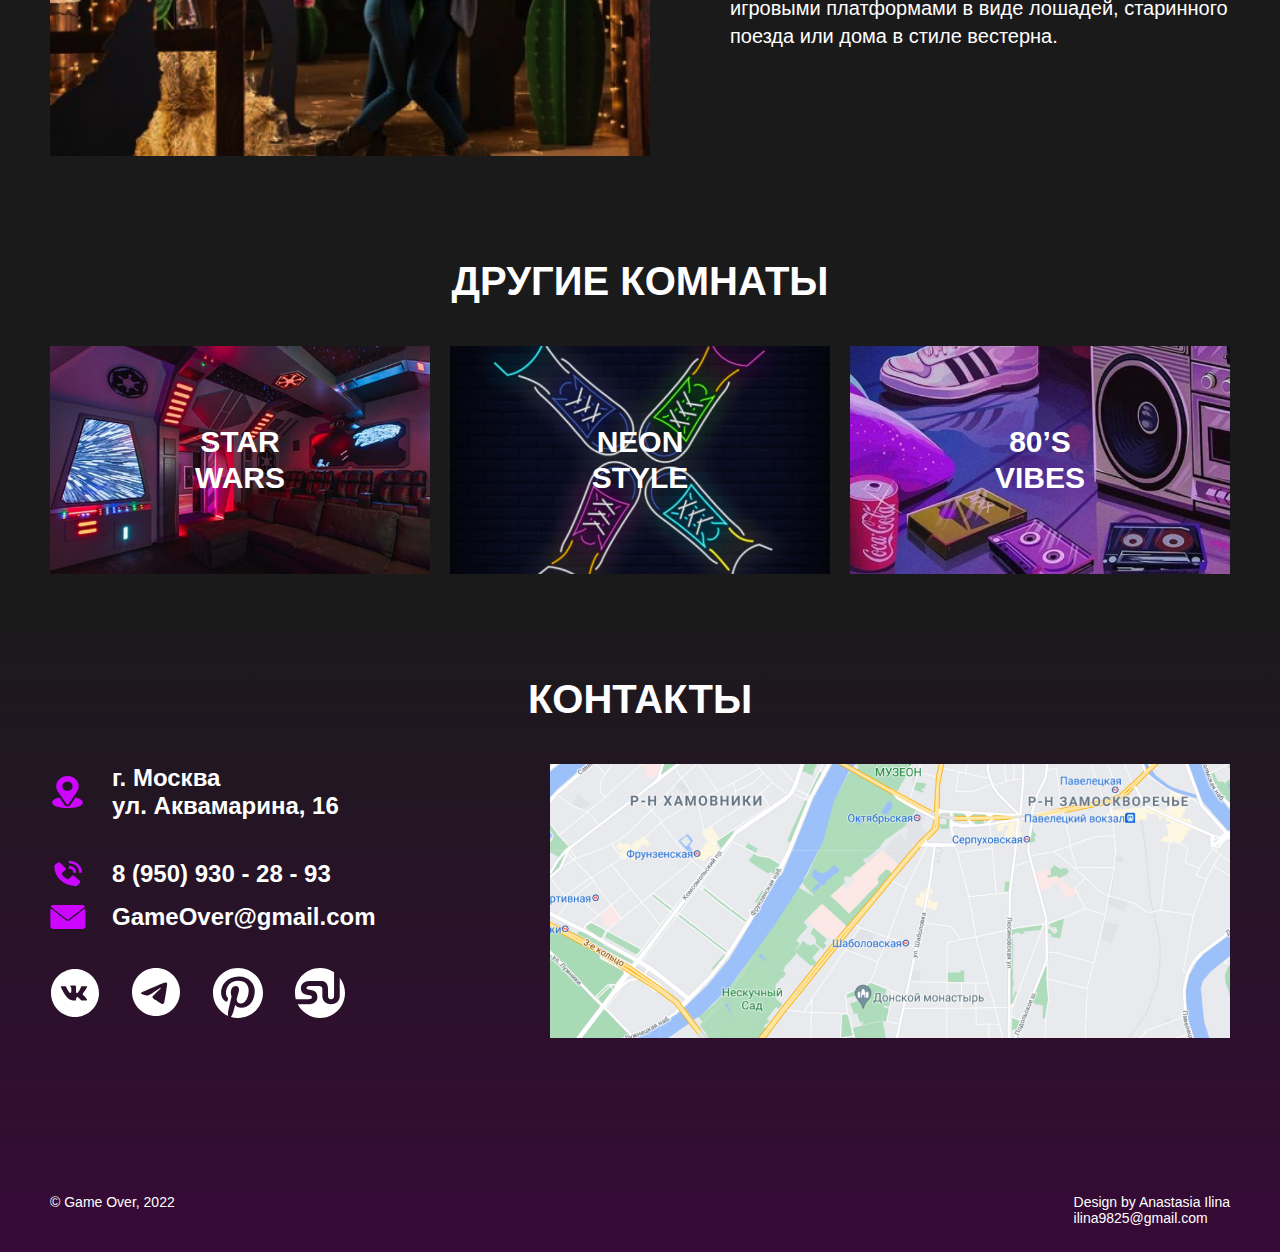
<file: wildwest.html>
<!DOCTYPE html>
<html lang="ru">

<head>
  <meta charset="UTF-8">
  <meta name="viewport" content="width=device-width, initial-scale=1.0">

  <link href="css/style.css" rel="stylesheet">
  <title>GO</title>

  <link rel="icon" type="image/svg+xml" href="./images/favicon/logo.svg">
  <link rel="icon" type="image/png" href="./images/favicon/logo.png">

  <link type="image/x-icon" rel="shortcut icon" href="./images/favicon/favicon.ico">
  <link type="image/png" sizes="16x16" rel="icon" href="./images/favicon/favicon-16x16.png">
  <link type="image/png" sizes="32x32" rel="icon" href="./images/favicon/favicon-32x32.png">
  <link type="image/png" sizes="96x96" rel="icon" href="./images/favicon/favicon-96x96.png">
  <link type="image/png" sizes="120x120" rel="icon" href="./images/favicon/favicon-120x120.png">
  <link type="image/png" sizes="192x192" rel="icon" href="./images/favicon/android-icon-192x192.png">
  <link type="image/png" sizes="192x192" rel="icon" href="./images/favicon/android-icon-256x256.png">

  <link sizes="57x57" rel="apple-touch-icon" href="./images/favicon/apple-touch-icon-57x57.png">
  <link sizes="60x60" rel="apple-touch-icon" href="./images/favicon/apple-touch-icon-60x60.png">
  <link sizes="72x72" rel="apple-touch-icon" href="./images/favicon/apple-touch-icon-72x72.png">
  <link sizes="76x76" rel="apple-touch-icon" href="./images/favicon/apple-touch-icon-76x76.png">
  <link sizes="114x114" rel="apple-touch-icon" href="./images/favicon/apple-touch-icon-114x114.png">
  <link sizes="120x120" rel="apple-touch-icon" href="./images/favicon/apple-touch-icon-120x120.png">
  <link sizes="144x144" rel="apple-touch-icon" href="./images/favicon/apple-touch-icon-144x144.png">
  <link sizes="152x152" rel="apple-touch-icon" href="./images/favicon/apple-touch-icon-152x152.png">
  <link sizes="180x180" rel="apple-touch-icon" href="./images/favicon/apple-touch-icon-180x180.png">

  <link color="#e52037" rel="mask-icon" href="./images/favicon/safari-pinned-tab.svg">
  <link rel="manifest" href="./images/favicon/site.webmanifest">
</head>

<body>

  <div class="container">
    <header class="header">
      <button type="button" class="menu-burger">
        <img class="menu-burger" src="./images/icon/menu-burger.svg" alt="">
      </button>
      <a class="header__logo" href="!#">
        <img class="header__img" src="images/favicon/logo.svg" alt="">
      </a>
      <nav class="header__nav">
        <ul class="header__list">
          <li class="header__item">
            <a class="header__link" href="#halls">залы</a>
          </li>
          <li class="header__item">
            <a class="header__link" href="#about">О нас</a>
          </li>
          <li class="header__item">
            <a class="header__link" href="#booking">Бронь</a>
          </li>
          <li class="header__item">
            <a class="header__link" href="#comments">отзывы</a>
          </li>
          <li class="header__item">
            <a class="header__link" href="#contacts">Контакты</a>
          </li>
        </ul>
      </nav>
      <button type="button" class="header__button">Заказать звонок</button>
    </header>
  </div>

  <main>
    <div class="container">
      <div class="back-halls">
        <a href="index.html" class="back-halls__link">
          <img class="back-halls__arrow" src="./images/icon/arrow-back.svg" alt="">
          Вернуться назад
        </a>
      </div>

    </div>
    <section class="section prev-halls">
      <div class="prev-halls__bg prev-halls__bg_hall_wildwest">
        <h1 class="prev-halls__title">
          wild west
        </h1>
      </div>
      <p class="prev-halls__text">Ох этот замечательный мир «Дикого Запада». Здесь вы сможете примерить на
        себя ковбойскую шляпу, кожаный жилет, ковбойские сапоги и даже сесть верхом
        на лошадь. И не важно, вы будете одним из омерзительной восьмерки
        или отправитесь в путь освобождать Джанго.</p>
    </section>

    <section class="section hall-about">
      <div class="container">
        <h2 class="section__title section__title_theeme_hall">Что есть в комнате?</h2>
        <div class="hall-about__box">
          <img class="hall-about__img" src="./images/wildwest/about-img.jpg" alt="">
          <div class="hall-about__text-box">
            <p class="hall-about__text">
              В комнате присутствует большое количество элементов из любимых историй дикого запада. Револьверы, кожаные
              вещи, шляпы, сапоги и многое другое.
            </p>
            <p class="hall-about__text">
              Вы сможете воспользоваться динамическими игровыми платформами в виде лошадей, старинного поезда или дома в
              стиле вестерна.
            </p>
          </div>
        </div>
      </div>
    </section>

    <section class="section others-halls">
      <div class="container">
        <h2 class="section__title">Другие комнаты</h2>
        <ul class="others-halls__list">
          <li class="others-halls__item others-halls_hall_starwars">
            <a class="others-halls__link" href="starwars.html">star
              wars</a>
          </li>
          <li class="others-halls__item others-halls_hall_neon">
            <a class="others-halls__link" href="neon.html">neon
              style</a>
          </li>
          <li class="others-halls__item others-halls_hall_vibes">
            <a class="others-halls__link" href="vibes.html">80’s
              vibes</a>
          </li>
        </ul>
      </div>
    </section>
  </main>
  <footer class="section footer">
    <div class="container">
      <h2 class="section__title">контакты</h2>
      <div class="contacts" id="contacts">
        <div class="contacts__box">
          <address class="address">
            <p class="address__text address__text_location">г. Москва
              ул. Аквамарина, 16
            </p>
            <a class="address__text address__text_phone link" href="tel:89509302893">8 (950) 930 - 28 - 93</a>
            <a class="address__text address__text_mail  link" href="mailto:gameover@gmail.com">GameOver@gmail.com</a>
          </address>
          <nav class="footer__social">
            <ul class="footer__social-list">

              <li class="footer__social-item">
                <a class="footer__social-link" target="_blank" href="https://vk.com/feed">
                  <svg width="50" height="50" viewBox="0 0 50 50" fill="currentColor"
                    xmlns="http://www.w3.org/2000/svg">
                    <path
                      d="M24.9999 1C11.7449 1 0.999878 11.745 0.999878 25C0.999878 38.255 11.7449 49 24.9999 49C38.2549 49 48.9999 38.255 48.9999 25C48.9999 11.745 38.2549 1 24.9999 1ZM34.2299 28.0775C34.2299 28.0775 36.3524 30.1725 36.8749 31.145C36.8899 31.165 36.8974 31.185 36.9024 31.195C37.1149 31.5525 37.1649 31.83 37.0599 32.0375C36.8849 32.3825 36.2849 32.5525 36.0799 32.5675H32.3299C32.0699 32.5675 31.5249 32.5 30.8649 32.045C30.3574 31.69 29.8574 31.1075 29.3699 30.54C28.6424 29.695 28.0124 28.965 27.3774 28.965C27.2967 28.9649 27.2166 28.9775 27.1399 29.0025C26.6599 29.1575 26.0449 29.8425 26.0449 31.6675C26.0449 32.2375 25.5949 32.565 25.2774 32.565H23.5599C22.9749 32.565 19.9274 32.36 17.2274 29.5125C13.9224 26.025 10.9474 19.03 10.9224 18.965C10.7349 18.5125 11.1224 18.27 11.5449 18.27H15.3324C15.8374 18.27 16.0024 18.5775 16.1174 18.85C16.2524 19.1675 16.7474 20.43 17.5599 21.85C18.8774 24.165 19.6849 25.105 20.3324 25.105C20.4538 25.1036 20.573 25.0727 20.6799 25.015C21.5249 24.545 21.3674 21.5325 21.3299 20.9075C21.3299 20.79 21.3274 19.56 20.8949 18.97C20.5849 18.5425 20.0574 18.38 19.7374 18.32C19.8669 18.1413 20.0375 17.9964 20.2349 17.8975C20.8149 17.6075 21.8599 17.565 22.8974 17.565H23.4749C24.5999 17.58 24.8899 17.6525 25.2974 17.755C26.1224 17.9525 26.1399 18.485 26.0674 20.3075C26.0449 20.825 26.0224 21.41 26.0224 22.1C26.0224 22.25 26.0149 22.41 26.0149 22.58C25.9899 23.5075 25.9599 24.56 26.6149 24.9925C26.7003 25.0461 26.799 25.0746 26.8999 25.075C27.1274 25.075 27.8124 25.075 29.6674 21.8925C30.2395 20.8681 30.7366 19.8037 31.1549 18.7075C31.1924 18.6425 31.3024 18.4425 31.4324 18.365C31.5283 18.3161 31.6347 18.2912 31.7424 18.2925H36.1949C36.6799 18.2925 37.0124 18.365 37.0749 18.5525C37.1849 18.85 37.0549 19.7575 35.0224 22.51L34.1149 23.7075C32.2724 26.1225 32.2724 26.245 34.2299 28.0775Z" />
                  </svg>
                </a>
              </li>

              <li class="footer__social-item">
                <a class="footer__social-link" target="_blank" href="https://web.telegram.org/k/">
                  <svg width="50" height="50" viewBox="0 0 50 50" fill="currentColor"
                    xmlns="http://www.w3.org/2000/svg">
                    <g clip-path="url(#clip0_2212_5)">
                      <path
                        d="M47.9999 24C47.9999 30.3652 45.4713 36.4697 40.9704 40.9706C36.4696 45.4714 30.3651 48 23.9999 48C17.6347 48 11.5302 45.4714 7.02932 40.9706C2.52844 36.4697 -0.00012207 30.3652 -0.00012207 24C-0.00012207 17.6348 2.52844 11.5303 7.02932 7.02944C11.5302 2.52856 17.6347 0 23.9999 0C30.3651 0 36.4696 2.52856 40.9704 7.02944C45.4713 11.5303 47.9999 17.6348 47.9999 24ZM24.8609 17.718C22.5269 18.69 17.8589 20.7 10.8629 23.748C9.72888 24.198 9.13188 24.642 9.07788 25.074C8.98788 25.803 9.90288 26.091 11.1479 26.484L11.6729 26.649C12.8969 27.048 14.5469 27.513 15.4019 27.531C16.1819 27.549 17.0489 27.231 18.0059 26.571C24.5429 22.158 27.9179 19.929 28.1279 19.881C28.2779 19.845 28.4879 19.803 28.6259 19.929C28.7669 20.052 28.7519 20.289 28.7369 20.352C28.6469 20.739 25.0559 24.075 23.1989 25.803C22.6199 26.343 22.2089 26.724 22.1249 26.811C21.9399 27 21.7519 27.1861 21.5609 27.369C20.4209 28.467 19.5689 29.289 21.6059 30.633C22.5869 31.281 23.3729 31.812 24.1559 32.346C25.0079 32.928 25.8599 33.507 26.9639 34.233C27.2429 34.413 27.5129 34.608 27.7739 34.794C28.7669 35.502 29.6639 36.138 30.7649 36.036C31.4069 35.976 32.0699 35.376 32.4059 33.576C33.2009 29.325 34.7639 20.118 35.1239 16.323C35.1458 16.0075 35.1328 15.6906 35.0849 15.378C35.0566 15.1258 34.9346 14.8934 34.7429 14.727C34.4699 14.5386 34.1445 14.4409 33.8129 14.448C32.9129 14.463 31.5239 14.946 24.8609 17.718Z" />
                    </g>
                    <defs>
                      <clipPath id="clip0_2212_5">
                        <rect width="50" height="50" />
                      </clipPath>
                    </defs>
                  </svg>

                </a>
              </li>

              <li class="footer__social-item">
                <a class="footer__social-link" target="_blank" href="https://ru.pinterest.com/">
                  <svg width="50" height="50" viewBox="0 0 50 50" fill="currentColor"
                    xmlns="http://www.w3.org/2000/svg">
                    <g clip-path="url(#clip0_2212_8)">
                      <path
                        d="M25.0005 0C11.1947 0 -0.000152588 11.1936 -0.000152588 25.0006C-0.000152588 35.2378 6.15562 44.0314 14.9646 47.8981C14.8941 46.1526 14.9511 44.0558 15.3998 42.159C15.8806 40.1282 18.6165 28.5359 18.6165 28.5359C18.6165 28.5359 17.8178 26.9397 17.8178 24.5808C17.8178 20.8763 19.9652 18.1077 22.6383 18.1077C24.912 18.1077 26.0107 19.8154 26.0107 21.8609C26.0107 24.1468 24.5537 27.5635 23.8037 30.7327C23.1768 33.3859 25.1338 35.5481 27.7498 35.5481C32.4864 35.5481 35.6761 29.4647 35.6761 22.2558C35.6761 16.7782 31.9864 12.6769 25.2742 12.6769C17.6902 12.6769 12.9659 18.3321 12.9659 24.6487C12.9659 26.8282 13.6082 28.3635 14.6146 29.5513C15.0768 30.0981 15.1409 30.318 14.9736 30.9462C14.8537 31.4058 14.5781 32.5128 14.4646 32.9519C14.2986 33.5853 13.7857 33.8109 13.2127 33.5776C9.71972 32.1513 8.0928 28.3263 8.0928 24.0263C8.0928 16.9237 14.0819 8.40898 25.9601 8.40898C35.5056 8.40898 41.7877 15.316 41.7877 22.732C41.7877 32.5378 36.3351 39.8647 28.2979 39.8647C25.5998 39.8647 23.0607 38.4051 22.1909 36.7487C22.1909 36.7487 20.7396 42.5077 20.4325 43.6218C19.9024 45.5494 18.8646 47.4763 17.9159 48.9769C20.2162 49.6571 22.6024 50.0025 25.0011 50.0026C38.8063 50.0013 49.9998 38.8071 49.9998 25.0006C49.9998 11.1936 38.8063 0 25.0005 0Z" />
                    </g>
                    <defs>
                      <clipPath id="clip0_2212_8">
                        <rect width="50" height="50" />
                      </clipPath>
                    </defs>
                  </svg>
                </a>
              </li>

              <li class="footer__social-item">
                <a class="footer__social-link" target="_blank" href="http://www.stumbleupon.com/">
                  <svg width="50" height="50" viewBox="0 0 50 50" fill="currentColor"
                    xmlns="http://www.w3.org/2000/svg">
                    <g clip-path="url(#clip0_2212_10)">
                      <path fill-rule="evenodd" clip-rule="evenodd"
                        d="M44.7441 9.66919C48.1583 14.0494 50.0085 19.4463 49.9999 24.9999C49.9999 38.8051 38.805 49.9999 25.0006 49.9999C15.2871 49.9999 6.86597 44.4576 2.72751 36.3647H13.6237C18.816 36.3647 22.4429 33.566 22.4429 29.0923C22.4429 19.6108 11.5051 23.4737 11.5051 20.1089C11.5051 18.4878 12.8057 17.898 15.1858 17.898H22.7692C24.8711 17.898 27.3435 18.275 27.3435 20.5685V28.1243C27.3435 33.5955 31.6159 36.364 36.0441 36.364C40.548 36.364 44.7435 33.5955 44.7435 28.1243V9.66919H44.7441Z" />
                      <path fill-rule="evenodd" clip-rule="evenodd"
                        d="M25.0005 2.43241e-05C30.0173 -0.00698868 34.919 1.50262 39.0626 4.33079V28.3013C39.0626 29.9628 37.7037 31.3224 36.0447 31.3224C34.3838 31.3224 33.0261 29.9628 33.0261 28.3013V21.1186C33.0261 15.3846 30.1242 12.9994 26.3447 12.9994H14.0441C9.59088 12.9994 5.89665 15.834 5.89665 20.3289C5.89665 22.6289 6.8819 25.9994 11.5415 26.8353C15.337 27.5186 16.8351 27.3199 16.8351 29.3506C16.8351 31.3224 14.6261 31.3224 11.7101 31.3224H0.808189C0.269676 29.2582 -0.0019826 27.1334 -0.000143311 25C-0.000143311 11.1981 11.196 2.43241e-05 25.0005 2.43241e-05Z" />
                    </g>
                    <defs>
                      <clipPath id="clip0_2212_10">
                        <rect width="50" height="50" fill="white" />
                      </clipPath>
                    </defs>
                  </svg>
                </a>
              </li>
            </ul>
          </nav>
        </div>
        <img class="footer__map" src="./images/map.jpg" alt="">
      </div>
      <div class="copyright">
        <p class="copyright__text">© Game Over, 2022</p>
        <p class="copyright__text">Design by Anastasia Ilina
          <a class="copyright__mail" href="mailto:ilina9825@gmail.com">ilina9825@gmail.com</a>

        </p>
      </div>
    </div>
  </footer>
  <script>
    document.addEventListener('click', event => { if (event.target.matches('button')) { event.target.focus() } })
  </script>
</body>

</html>
</file>
<file: css/style.css>
@import "var.css";
@import "normalize.css";
@import "header.css";
@import "prev.css";
@import "price.css";
@import "hall.css";
@import "halls.css";
@import "booking.css";
@import "about.css";
@import "comments.css";
@import "faq.css";
@import "footer.css";
@import "menu.css";
@import "copyright.css";

* {
  box-sizing: border-box;
}

html {
  position: relative;
  box-sizing: border-box;
  scroll-behavior: smooth;
}

*,
*::before,
*::after {
  box-sizing: inherit;
}

body {
  min-width: 320px;
  min-height: 100vh;
  font-family: Arial, sans-serif;
  font-size: 20px;
  background-color: var(--body-backgraundcolor);
  color: #ffffff;
  font-weight: 400;
}

img,
svg {
  max-width: 100%;
  max-height: 100%;
  height: auto;
}

button {
  padding: 0;
  cursor: pointer;
  border: none;
  background-color: transparent;
  transition: background-color, border 0.3s;
}

a {
  text-decoration: none;
  color: inherit;
}

ul {
  list-style: none;
  padding: 0;
  margin: 0;
}

h1,
h2,
h3,
p,
figure,
fieldset {
  margin: 0;
  padding: 0;
  border: none;
}

iframe {
  border: none;
}

/*
Доступно скрываю элементы
*/

.visually-hidden {
  position: fixed;
  transform: scale(0);
}

.section {
  padding: 50px 0;
}

.container {
  max-width: 1220px;
  padding: 0 20px;
  margin: 0 auto;
}

.article {
  display: flex;
}

input {
  outline: none;
}

/*
Пример контейнера

Если контейнер 1180px по макету,
то для max-width прибавляем паддинги 30px*2, 
в итоге 1240px
Чтобы контент не прижимался к краям экрана
*/

.section__title {
  margin: 0 0 40px 0;
  text-align: center;
  font-weight: 700;
  text-transform: uppercase;
  font-size: 40px;
  line-height: 50px;
  white-space: pre-line;
}

.button {
  position: relative;
  font-weight: 700;
  border-radius: 10px;
  text-transform: uppercase;
  z-index: 10;
}

.button_color_violet {
  display: inline-block;
  background-color: var(--hover-color);
  padding: 25px 70px;
  font-size: 26px;
  line-height: 30px;
  color: #fff;
  margin: 0 auto 0 0;
}

.button_color_violet:hover {
  background-color: #840aa3;
}

.button_color_violet:focus {
  background-color: #840aa3;
}

.button_color_violet:active {
  background-color: #640aa3;
}

.button_color_white:hover {
  background-color: #eadeed;
  border: 3px solid var(--hover-color);
  transition: all 0.3s ease-in;
}

.button_color_white:focus {
  background-color: #fff;
  border: 3px solid var(--hover-color);
  outline: none;
  transition: all 0.3s ease-in;
}

.button_color_white:active {
  background-color: #eadeed;
  border: 3px solid var(--background-color);
  transition: all 0.3s ease-in;
}

.footer {
  padding-bottom: 10px;
}

@media (max-width: 1250px) {
  .button_color_violet {
    padding: 17px 48px;
    font-size: 22px;
    line-height: 30px;
  }

  .section__title {
    margin: 0 0 36px 0;
    font-size: 30px;
    line-height: 40px;
  }

  .section {
    padding: 35px 0;
  }
}

@media (max-width: 800px) {
  .button_color_violet {
    padding: 11px 34px;
    font-size: 16px;
    line-height: 24px;
  }

  .section__title {
    margin: 0 0 30px 0;
    font-size: 24px;
    line-height: 36px;
  }

  .section {
    padding: 30px 0;
  }
}

@media (max-width: 560px) {
  .button_color_violet {
    padding: 8px 13px;
    font-size: 10px;
    line-height: 12px;
  }

  .section {
    padding: 15px 0;
  }

  .section__title {
    margin: 0 0 15px 0;
    font-size: 14px;
    line-height: 18px;
  }
}
</file>
